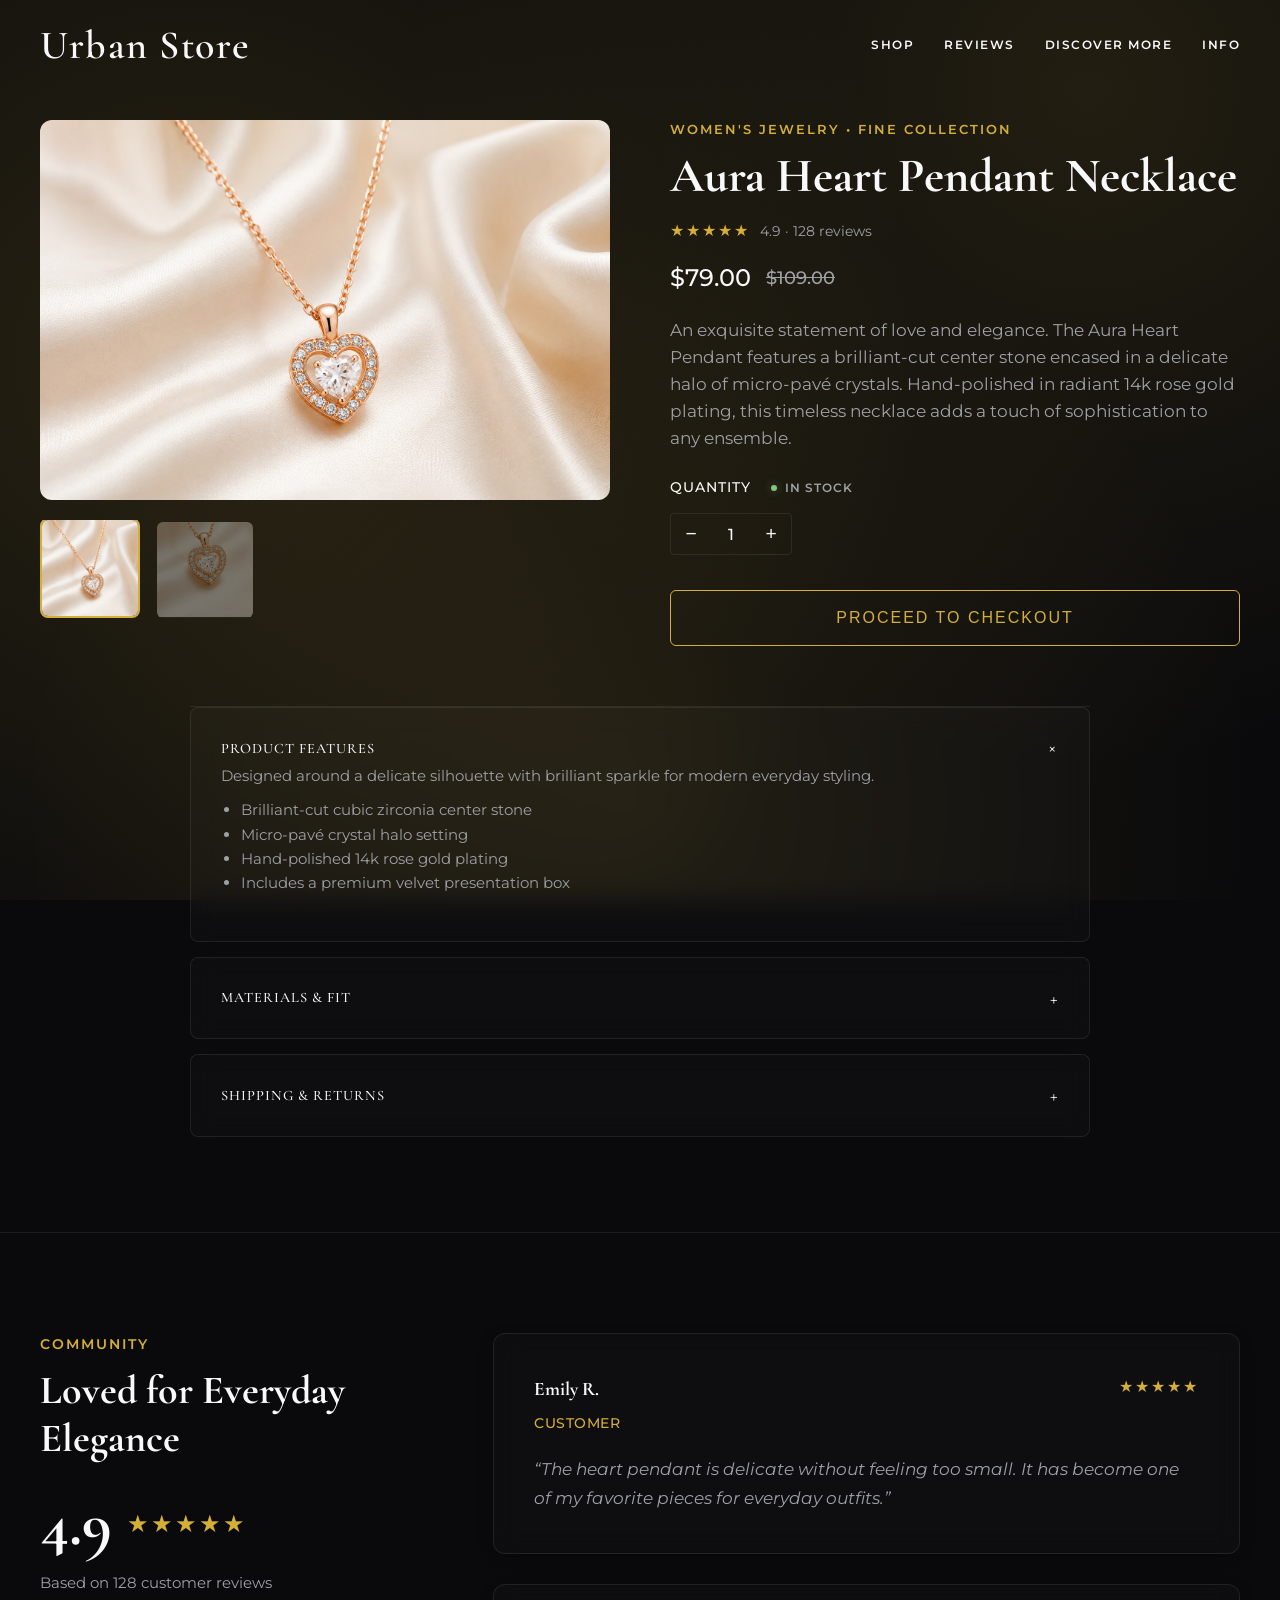
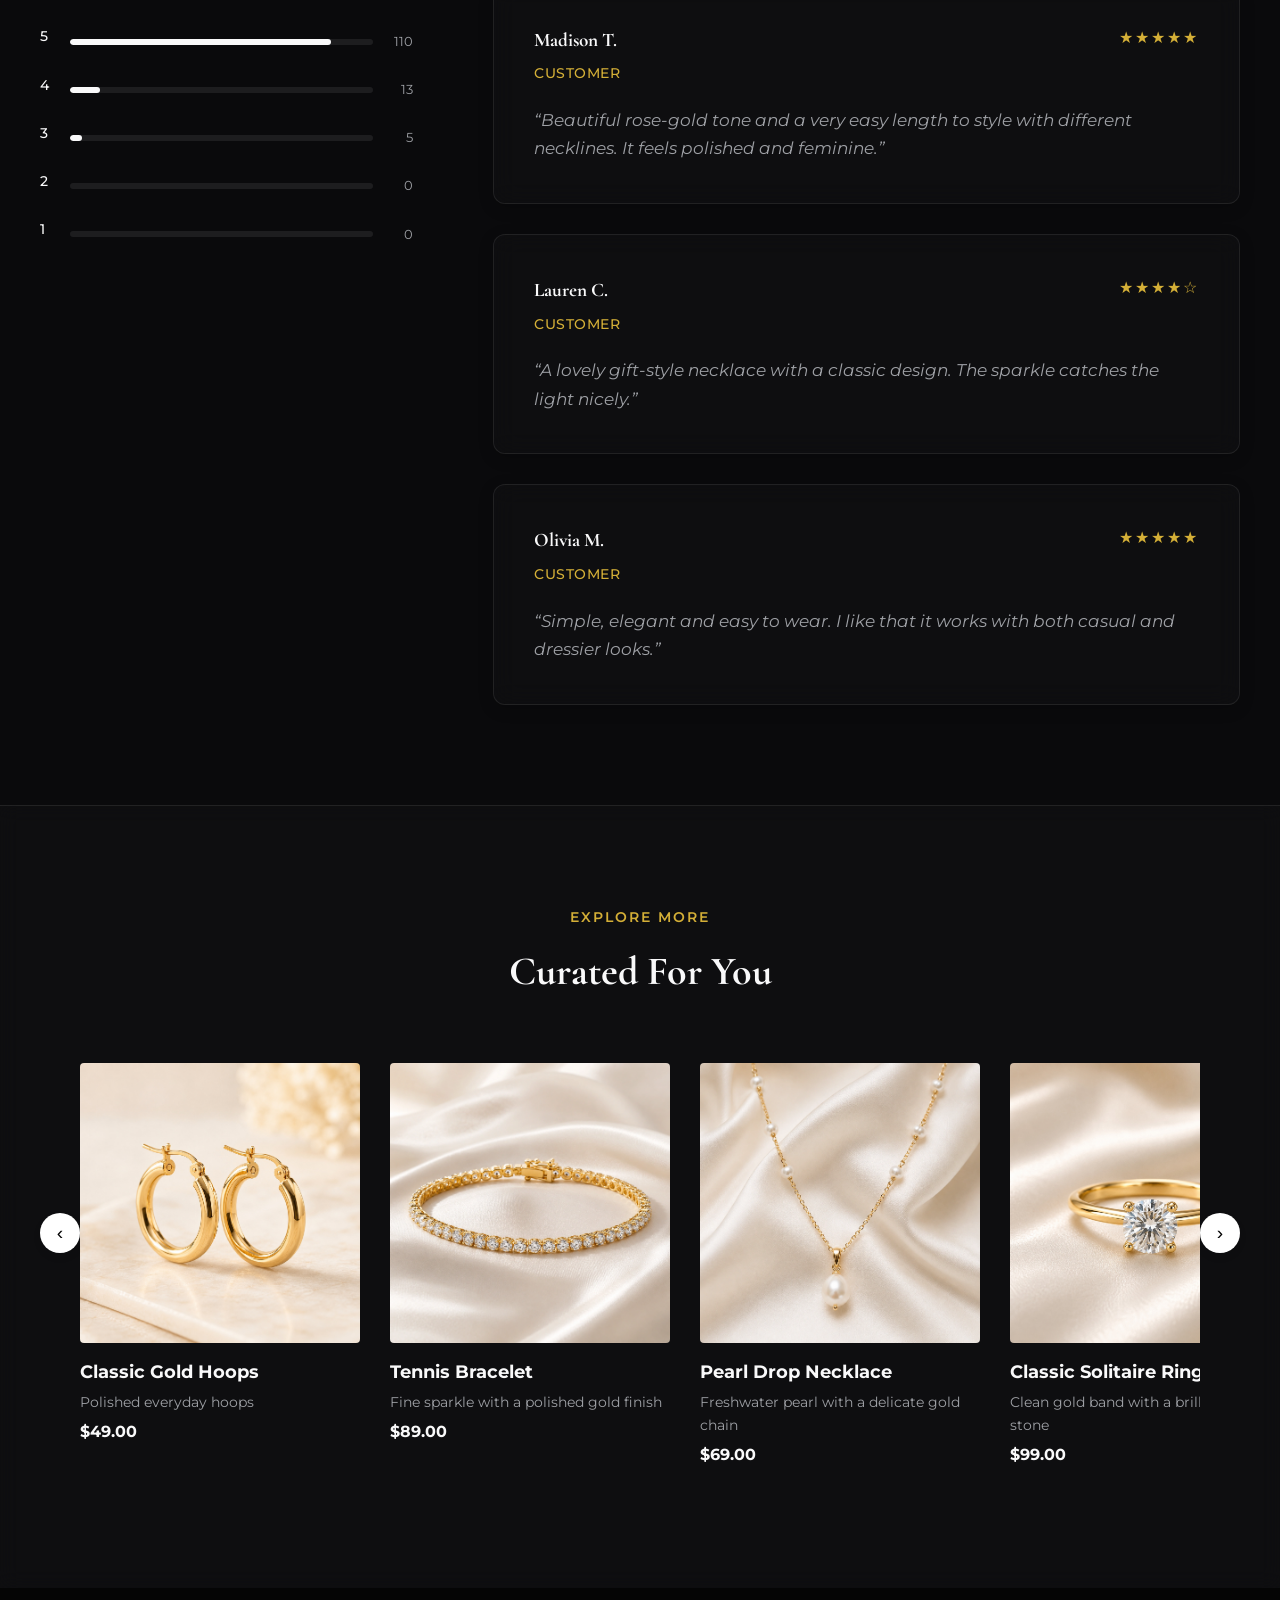
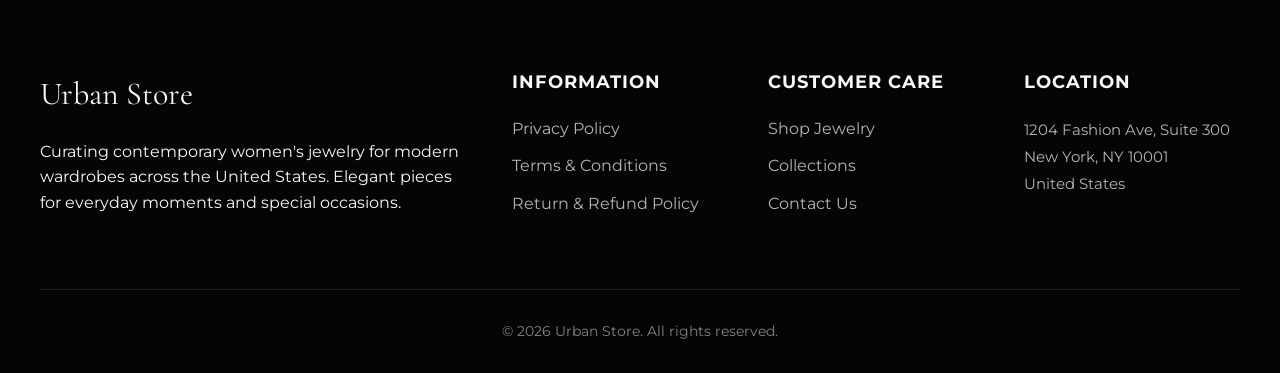
<file: index.html>
<!DOCTYPE html>
<html lang="en">
<head>
  <link rel="icon" href="data:image/svg+xml,<svg xmlns=%22http://www.w3.org/2000/svg%22 viewBox=%220 0 100 100%22><text y=%22.9em%22 font-size=%2290%22>💎</text></svg>">
  <meta charset="UTF-8">
  <meta name="viewport" content="width=device-width, initial-scale=1.0">
  <meta name="description" content="Urban Store — contemporary women's jewelry for modern US customers, including necklaces, earrings, bracelets and rings.">
  <title>Urban Store | Women's Jewelry</title>
  <link rel="preconnect" href="https://fonts.googleapis.com">
  <link rel="preconnect" href="https://fonts.gstatic.com" crossorigin>
  <link href="https://fonts.googleapis.com/css2?family=Montserrat:wght@300;400;500;600&family=Cormorant+Garamond:ital,wght@0,400;0,500;0,600;1,400;1,500&display=swap" rel="stylesheet">
  <link rel="stylesheet" href="assets/style.css">
</head>
<body>
  <header class="site-header">
    <button class="mobile-menu-btn" aria-label="Toggle menu">☰</button>
    <a class="logo" href="index.html">Urban Store</a>
    <nav>
      <a href="#product">Shop</a>
      <a href="#reviews">Reviews</a>
      <a href="#suggested">Discover More</a>
      <a href="#footer">Info</a>
    </nav>
  </header>

  <main>
    <section class="product-section" id="product">
      <div class="product-visuals">
        <div class="main-image-container">
          <img id="mainImage" src="assets/eternal-heart-necklace-main.jpg" alt="Eternal Heart Necklace">
        </div>
        <div class="product-thumbnails">
          <button class="thumbnail active"><img src="assets/eternal-heart-necklace-main.jpg" alt="Eternal Heart Necklace front view"></button>
          <button class="thumbnail"><img src="assets/eternal-heart-necklace-detail.jpg" alt="Eternal Heart Necklace detail view"></button>
          <button class="thumbnail" style="display: none;"><img src="assets/eternal-heart-necklace-alt.jpg" alt="Eternal Heart Necklace worn view"></button>
        </div>
      </div>

      <div class="product-details">
        <div class="eyebrow">Women's Jewelry • Fine Collection</div>
        <h1>Aura Heart Pendant Necklace</h1>
        <div class="rating"><span>★★★★★</span> <small>4.9 · 128 reviews</small></div>
        <div class="price">$79.00 <del>$109.00</del></div>
        <p class="description">An exquisite statement of love and elegance. The Aura Heart Pendant features a brilliant-cut center stone encased in a delicate halo of micro-pavé crystals. Hand-polished in radiant 14k rose gold plating, this timeless necklace adds a touch of sophistication to any ensemble.</p>
        <div class="option-group" style="display: none;">
          <strong>Finish: <span id="selectedColor">Rose Gold</span></strong>
          <div class="colors">
            <button class="color-btn color-tortoise active" data-color="Rose Gold" aria-label="Rose Gold"></button>
            <button class="color-btn color-black" data-color="Gold" aria-label="Gold"></button>
            <button class="color-btn color-champagne" data-color="Silver" aria-label="Silver"></button>
          </div>
        </div>

        <div class="option-group">
          <div class="quantity-header">
            <strong>Quantity</strong>
            <div class="stock-status in-stock"><span class="dot"></span> In Stock</div>
          </div>
          <div class="quantity-selector"><button id="minus">−</button><span id="qty">1</span><button id="plus">+</button></div>
        </div>

        <button class="checkout-btn" id="checkout">Proceed to Checkout</button>
      </div>
    </section>

    <section class="accordion-section reveal-on-scroll">
      <div class="accordion-container">
        <div class="accordion">
          <details class="accordion-item" open>
            <summary>Product Features <span class="icon">+</span></summary>
            <div class="accordion-content">
              <p>Designed around a delicate silhouette with brilliant sparkle for modern everyday styling.</p>
              <ul>
                <li>Brilliant-cut cubic zirconia center stone</li>
                <li>Micro-pavé crystal halo setting</li>
                <li>Hand-polished 14k rose gold plating</li>
                <li>Includes a premium velvet presentation box</li>
              </ul>
            </div>
          </details>
          <details class="accordion-item">
            <summary>Materials & Fit <span class="icon">+</span></summary>
            <div class="accordion-content">
              <p>A lightweight, comfortable necklace designed to sit perfectly at the neckline.</p>
              <ul>
                <li>Base metal: Premium jeweler's brass</li>
                <li>Plating: 14k Rose Gold</li>
                <li>Adjustable chain: 18" with a 2" extender (20" total)</li>
                <li>Lobster clasp closure for secure wear</li>
              </ul>
            </div>
          </details>
          <details class="accordion-item">
            <summary>Shipping & Returns <span class="icon">+</span></summary>
            <div class="accordion-content">
              <p>US shipping options and estimated delivery times are presented before a future purchase is completed.</p>
              <p>We offer a 30-day return window for eligible items in unused condition. <a href="returns.html" style="text-decoration:underline;color:var(--text-main);">View return policy</a>.</p>
            </div>
          </details>
        </div>
      </div>
    </section>

    <section class="reviews-section reveal-on-scroll" id="reviews">
      <div class="reviews-container">
        <div class="reviews-summary">
          <span>Community</span>
          <h2>Loved for Everyday Elegance</h2>
          <div class="rating-score">
            <strong>4.9</strong>
            <div class="large-stars">★★★★★</div>
            <p>Based on 128 customer reviews</p>
          </div>
          <div class="rating-bars">
            <div class="rating-row"><span>5</span><div class="bar-bg"><div class="bar-fill" style="width:86%"></div></div><small>110</small></div>
            <div class="rating-row"><span>4</span><div class="bar-bg"><div class="bar-fill" style="width:10%"></div></div><small>13</small></div>
            <div class="rating-row"><span>3</span><div class="bar-bg"><div class="bar-fill" style="width:4%"></div></div><small>5</small></div>
            <div class="rating-row"><span>2</span><div class="bar-bg"><div class="bar-fill" style="width:0%"></div></div><small>0</small></div>
            <div class="rating-row"><span>1</span><div class="bar-bg"><div class="bar-fill" style="width:0%"></div></div><small>0</small></div>
          </div>
        </div>

        <div class="review-list">
          <article class="review-card"><div class="review-top"><div class="review-author-info"><strong>Emily R.</strong><small>Customer</small></div><div class="review-stars">★★★★★</div></div><p class="review-text">“The heart pendant is delicate without feeling too small. It has become one of my favorite pieces for everyday outfits.”</p></article>
          <article class="review-card"><div class="review-top"><div class="review-author-info"><strong>Madison T.</strong><small>Customer</small></div><div class="review-stars">★★★★★</div></div><p class="review-text">“Beautiful rose-gold tone and a very easy length to style with different necklines. It feels polished and feminine.”</p></article>
          <article class="review-card"><div class="review-top"><div class="review-author-info"><strong>Lauren C.</strong><small>Customer</small></div><div class="review-stars">★★★★☆</div></div><p class="review-text">“A lovely gift-style necklace with a classic design. The sparkle catches the light nicely.”</p></article>
          <article class="review-card"><div class="review-top"><div class="review-author-info"><strong>Olivia M.</strong><small>Customer</small></div><div class="review-stars">★★★★★</div></div><p class="review-text">“Simple, elegant and easy to wear. I like that it works with both casual and dressier looks.”</p></article>
        </div>
      </div>
    </section>

    <section class="suggested reveal-on-scroll" id="suggested">
      <div class="section-heading"><span>Explore More</span><h2>Curated For You</h2></div>
      <div class="slider-wrap">
        <button class="slider-btn prev" id="prev">‹</button>
        <div class="slider" id="slider">
          <article class="slide"><img src="assets/classic-gold-hoops.jpg" alt="Classic Gold Hoops"><div><h3>Classic Gold Hoops</h3><p>Polished everyday hoops</p><b>$49.00</b></div></article>
          <article class="slide"><img src="assets/tennis-bracelet.webp" alt="Tennis Bracelet"><div><h3>Tennis Bracelet</h3><p>Fine sparkle with a polished gold finish</p><b>$89.00</b></div></article>
          <article class="slide"><img src="assets/pearl-drop-necklace.webp" alt="Pearl Drop Necklace"><div><h3>Pearl Drop Necklace</h3><p>Freshwater pearl with a delicate gold chain</p><b>$69.00</b></div></article>
          <article class="slide"><img src="assets/solitaire-ring.jpg" alt="Classic Solitaire Ring"><div><h3>Classic Solitaire Ring</h3><p>Clean gold band with a brilliant center stone</p><b>$99.00</b></div></article>
          <article class="slide"><img src="assets/chain-bracelet.jpg" alt="Dainty Gold Chain Bracelet"><div><h3>Dainty Gold Chain Bracelet</h3><p>Polished gold links for everyday styling</p><b>$59.00</b></div></article>
        </div>
        <button class="slider-btn next" id="next">›</button>
      </div>
    </section>
  </main>

  <footer id="footer">
    <div class="footer-grid">
      <div><div class="footer-logo">Urban Store</div><p>Curating contemporary women's jewelry for modern wardrobes across the United States. Elegant pieces for everyday moments and special occasions.</p></div>
      <div><h4>Information</h4><a href="privacy.html">Privacy Policy</a><a href="terms.html">Terms & Conditions</a><a href="returns.html">Return & Refund Policy</a></div>
      <div><h4>Customer Care</h4><a href="#product">Shop Jewelry</a><a href="#suggested">Collections</a><button class="footer-contact" id="contactOpen">Contact Us</button></div>
      <div><h4>Location</h4><p style="color: rgba(255,255,255,0.7); line-height: 1.8; margin: 0; font-size: 0.95rem;">1204 Fashion Ave, Suite 300<br>New York, NY 10001<br>United States</p></div>
    </div>
    <div class="copyright">© 2026 Urban Store. All rights reserved.</div>
  </footer>

  <div class="modal" id="contactModal">
    <div class="modal-card contact-modal-card">
      <button class="modal-x" id="contactClose" aria-label="Close">×</button>
      <div id="contactFormView">
        <div class="contact-header-text"><div class="contact-title-row"><div class="modal-icon">✉</div><h2>Get in Touch</h2></div><p>Have a question about jewelry, styling or your order? We're here to help.</p></div>
        <div class="contact-split">
          <div class="contact-info"><h3>Urban Store</h3><p>1204 Fashion Ave, Suite 300<br>New York, NY 10001<br>United States</p><h3>Contact</h3><p>Email: hello@urbanstore.com</p><h3>Hours</h3><p>Mon - Sat: 10:00 AM - 8:00 PM<br>Sunday: 12:00 PM - 6:00 PM</p></div>
          <div class="contact-form-col"><form id="contactForm" novalidate>
            <label>Full Name <span>*</span></label><input type="text" id="contactName" placeholder="Your full name" required><div class="field-error" id="nameError"></div>
            <label>Email Address <span>*</span></label><input type="email" id="contactEmail" placeholder="you@example.com" required><div class="field-error" id="emailError"></div>
            <label>Subject <span>*</span></label><input type="text" id="contactSubject" placeholder="How can we help?" required><div class="field-error" id="subjectError"></div>
            <label>Message <span>*</span></label><textarea id="contactMessage" rows="4" placeholder="Write your message..." required></textarea><div class="field-error" id="messageError"></div>
            <button type="submit" class="modal-action" style="width:100%">Send Message</button>
          </form></div>
        </div>
      </div>
      <div class="contact-success" id="contactSuccess"><div class="modal-icon">✓</div><h2>Message Sent Successfully!</h2><p>Thank you for reaching out to Urban Store. Our customer support team will reply shortly.</p><button class="modal-action" id="successClose">Close</button></div>
    </div>
  </div>

  <div class="modal" id="modal"><div class="modal-card"><div class="modal-icon">💎</div><h2>Checkout Unavailable</h2><p>Our secure checkout is undergoing scheduled maintenance and is currently unavailable. Please check back later to complete your purchase.</p><button class="modal-action" id="closeModal">Close</button></div></div>
  <script src="assets/script.js"></script>
  <!-- Google tag (gtag.js) -->
<script async src="https://www.googletagmanager.com/gtag/js?id=G-SW7BF1HXZR"></script>
<script>
  window.dataLayer = window.dataLayer || [];
  function gtag(){dataLayer.push(arguments);}
  gtag('js', new Date());

  gtag('config', 'G-SW7BF1HXZR');
</script>
</body>
</html>
</file>
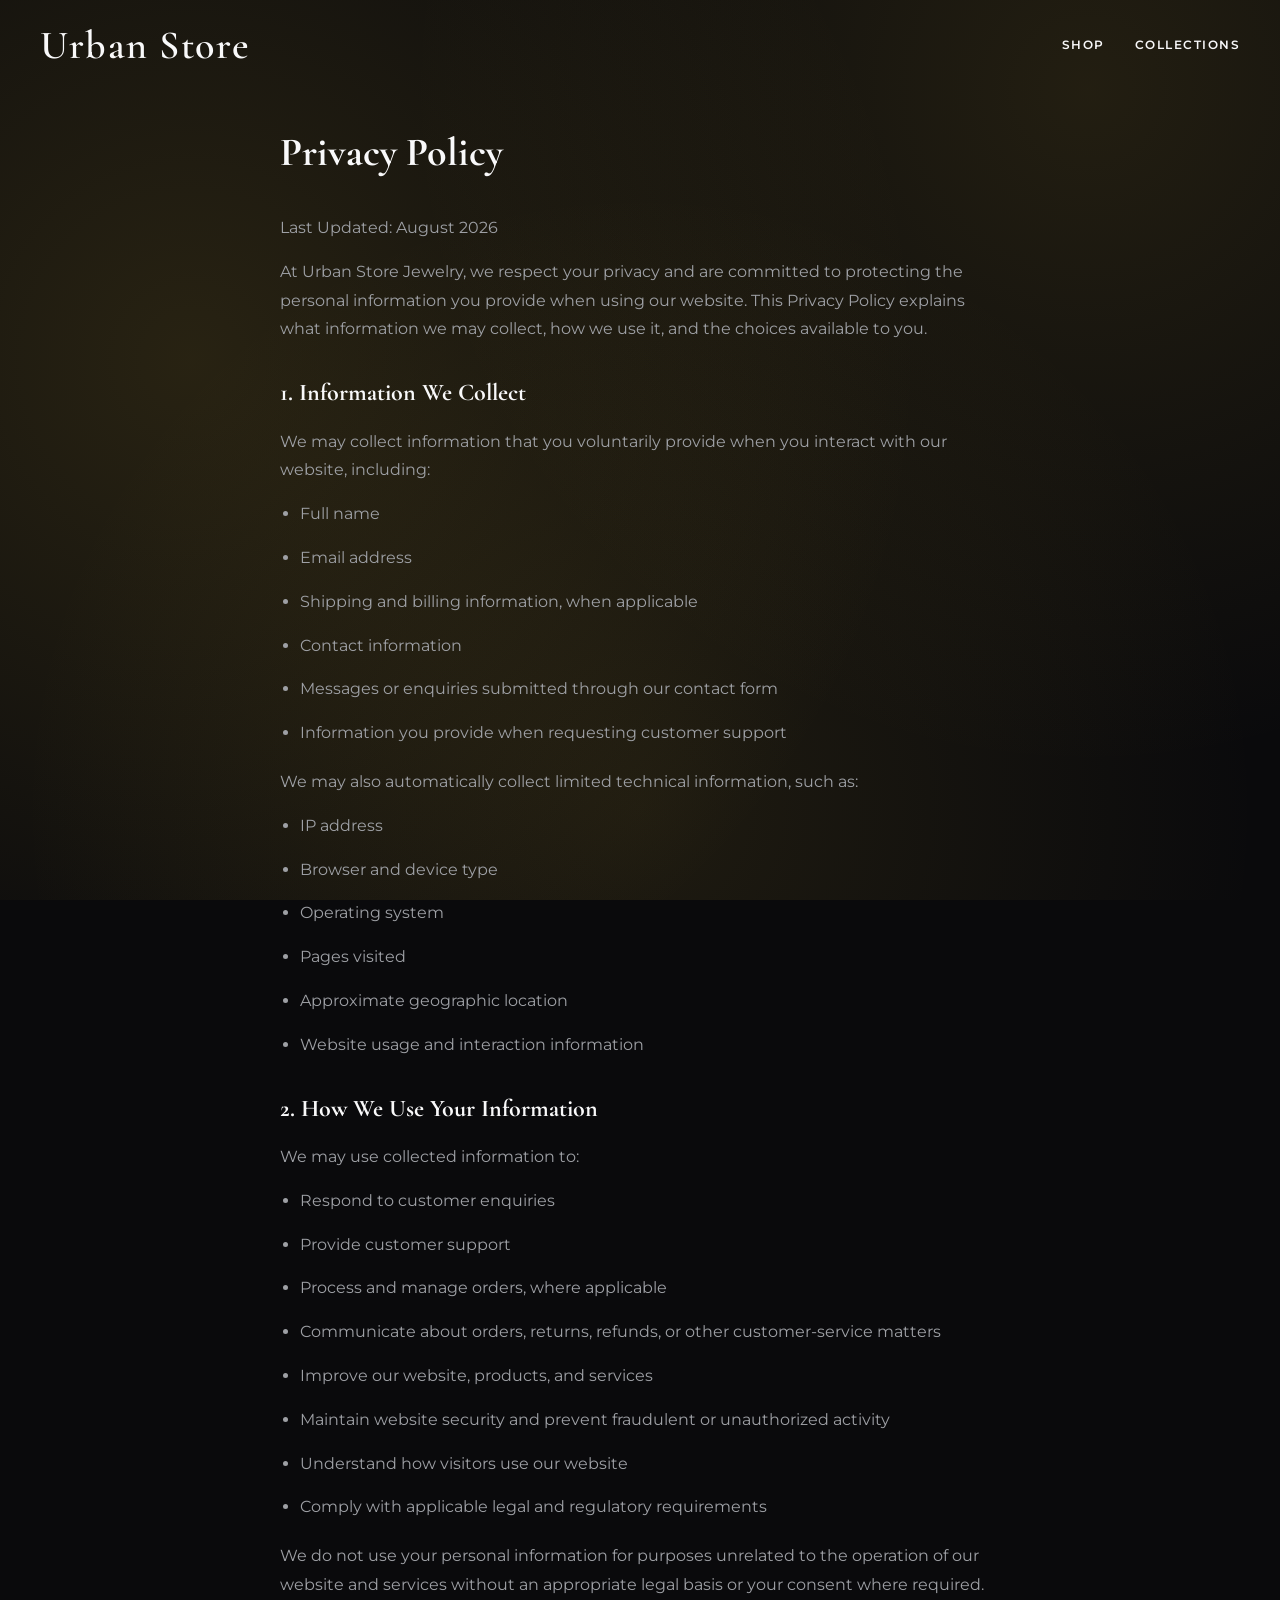
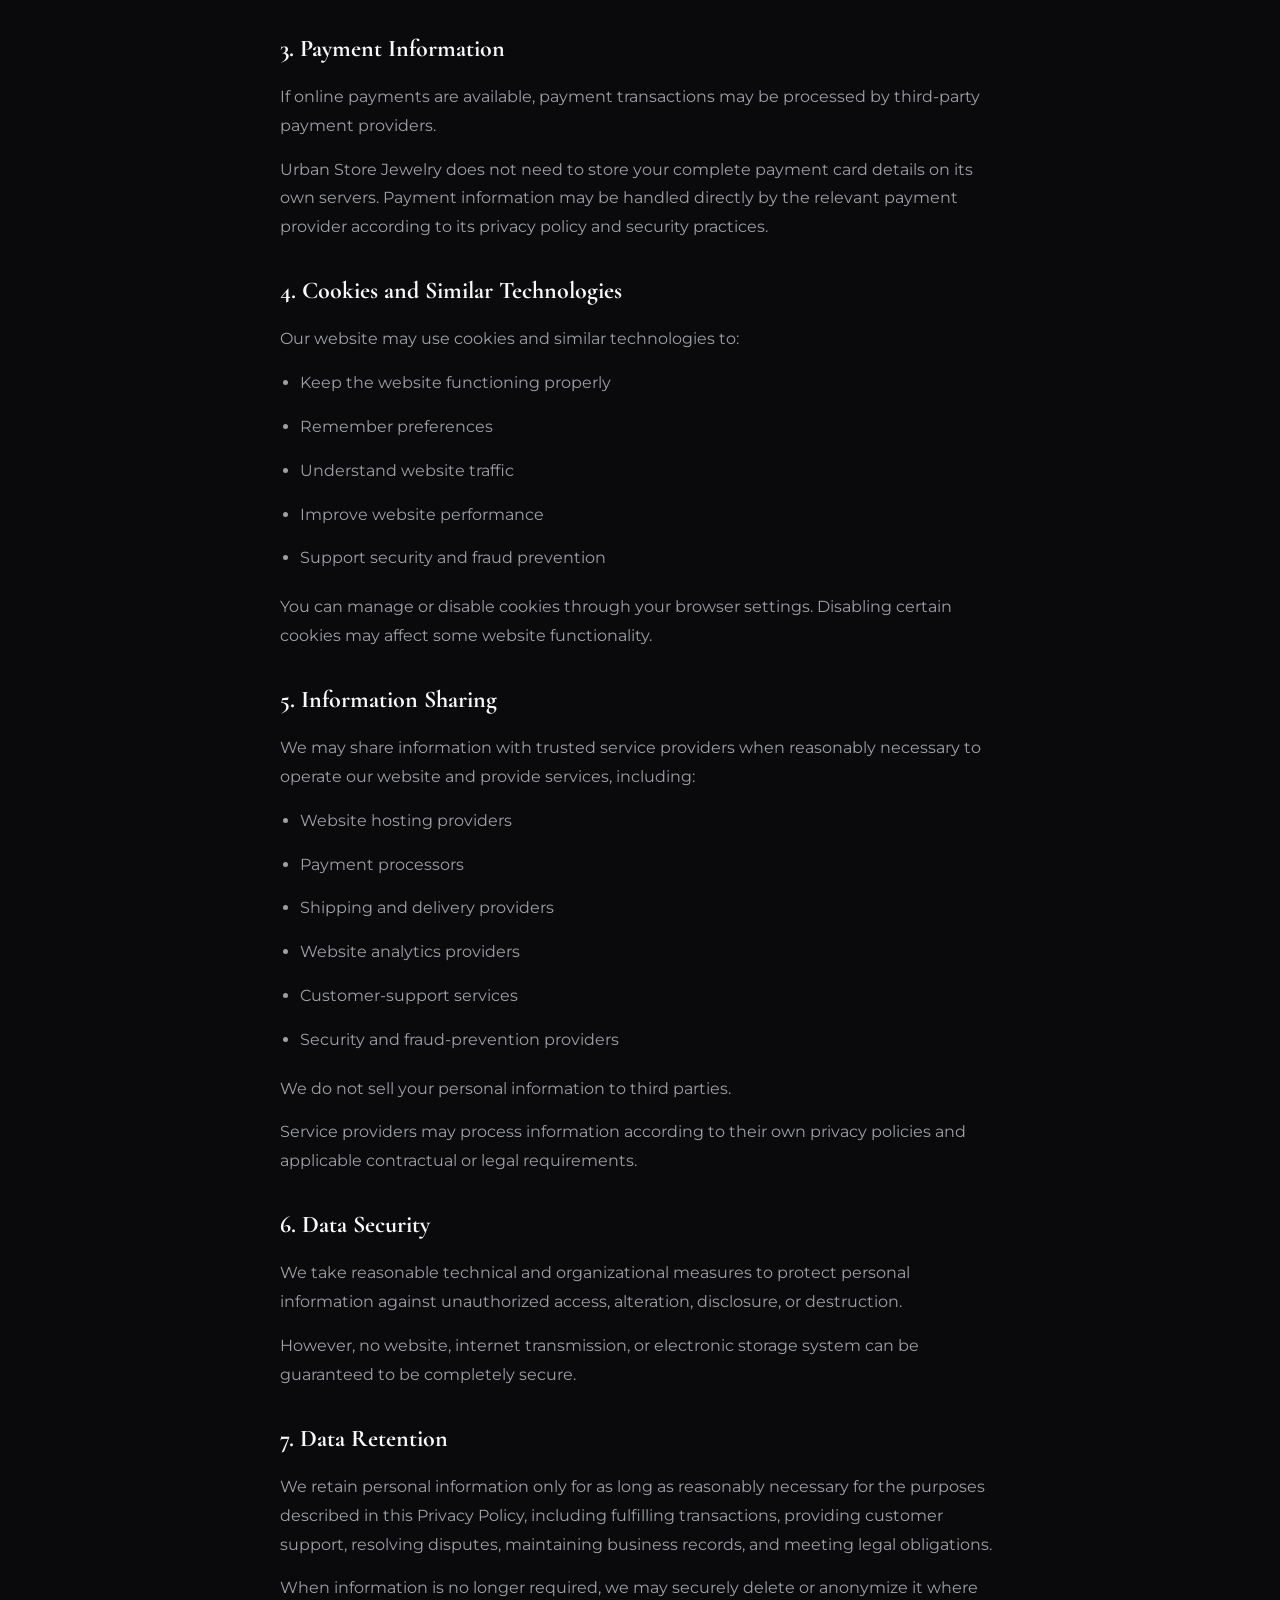
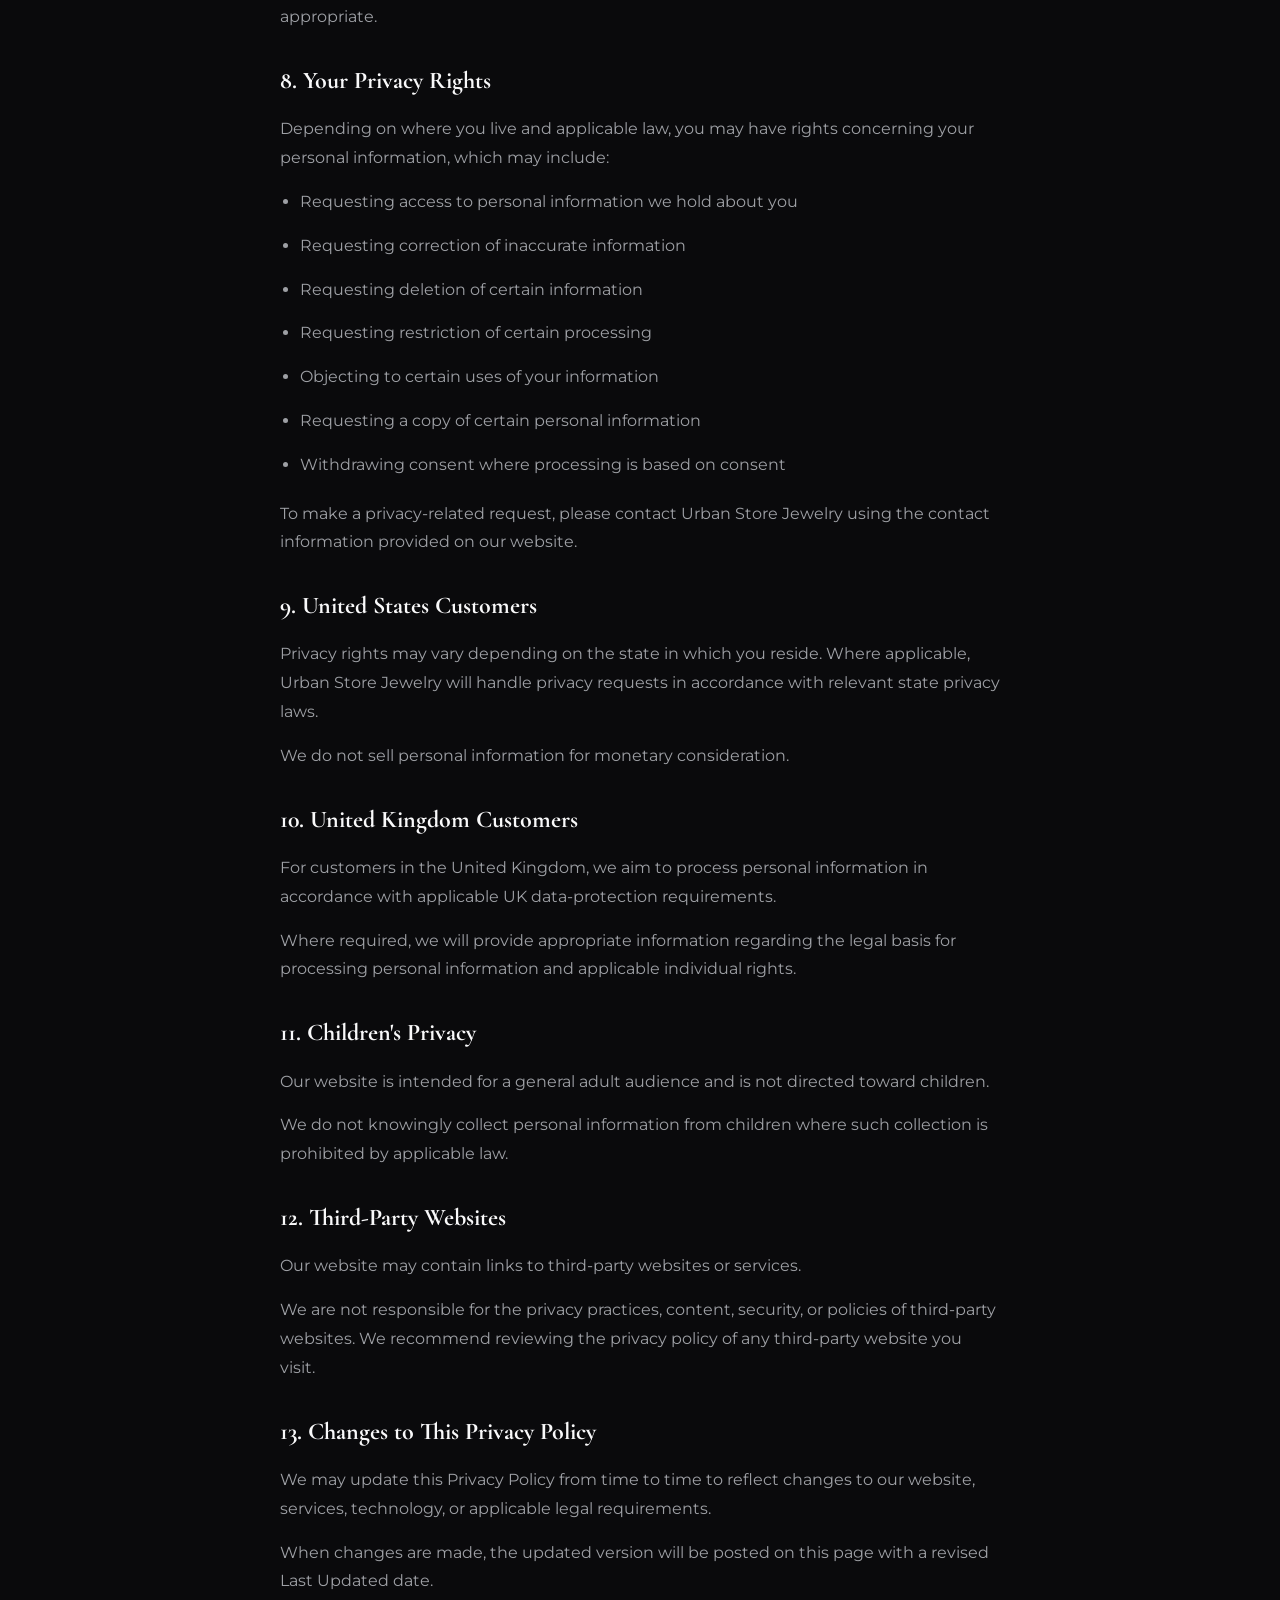
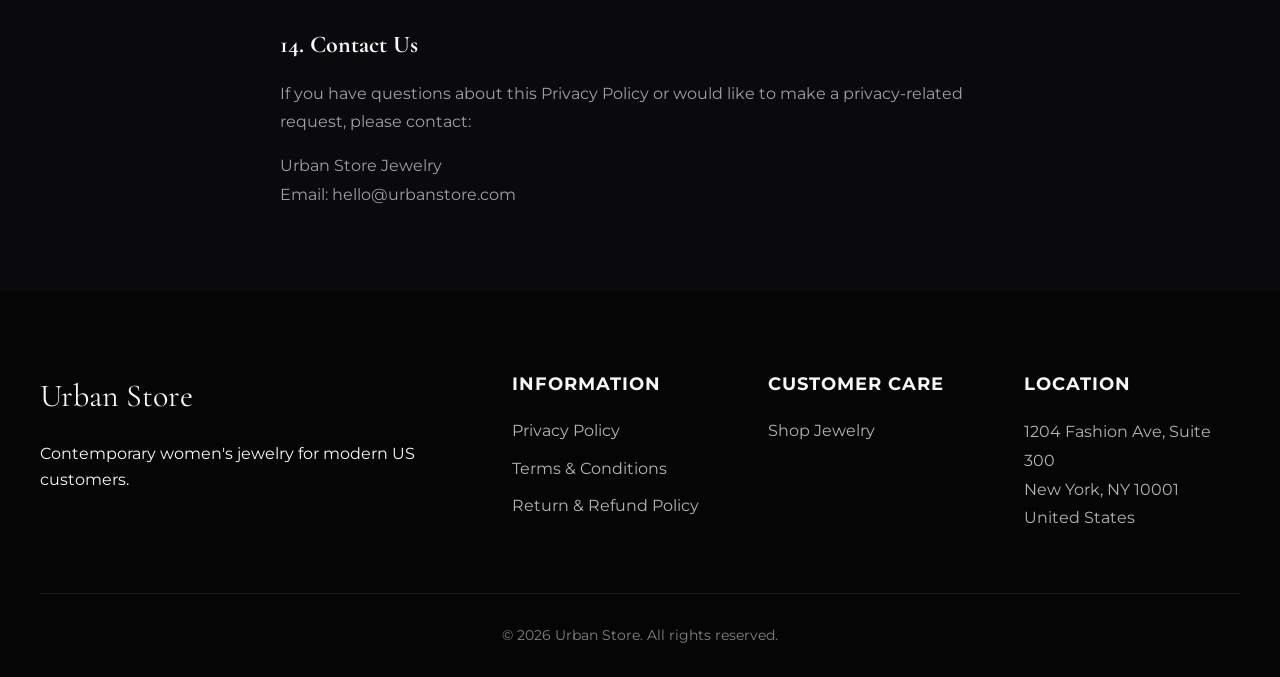
<file: privacy.html>
<!DOCTYPE html><html lang="en"><head><link rel="icon" href="data:image/svg+xml,<svg xmlns=%22http://www.w3.org/2000/svg%22 viewBox=%220 0 100 100%22><text y=%22.9em%22 font-size=%2290%22>💎</text></svg>"><meta charset="UTF-8"><meta name="viewport" content="width=device-width, initial-scale=1.0"><meta name="description" content="Urban Store Women's Jewelry Privacy Policy"><title>Privacy Policy | Urban Store</title><link rel="preconnect" href="https://fonts.googleapis.com"><link rel="preconnect" href="https://fonts.gstatic.com" crossorigin><link href="https://fonts.googleapis.com/css2?family=Montserrat:wght@300;400;500;600&family=Cormorant+Garamond:ital,wght@0,400;0,500;0,600;1,400;1,500&display=swap" rel="stylesheet"><link rel="stylesheet" href="assets/style.css"><style>.legal-content{max-width:800px;margin:120px auto 80px;padding:0 40px}.legal-content h1{font-family:var(--font-heading);margin-bottom:30px;font-size:2.5rem}.legal-content h2{font-family:var(--font-heading);margin:30px 0 15px;font-size:1.5rem}.legal-content p,.legal-content li{color:var(--text-light);margin-bottom:15px;line-height:1.8}.legal-content ul{padding-left:20px;margin-bottom:20px}</style></head><body><header class="site-header"><a class="logo" href="index.html">Urban Store</a><nav><a href="index.html#product">Shop</a><a href="index.html#suggested">Collections</a></nav></header><main class="legal-content"><h1>Privacy Policy</h1><p>Last Updated: August 2026</p><p>At Urban Store Jewelry, we respect your privacy and are committed to protecting the personal information you provide when using our website. This Privacy Policy explains what information we may collect, how we use it, and the choices available to you.</p><h2>1. Information We Collect</h2><p>We may collect information that you voluntarily provide when you interact with our website, including:</p><ul><li>Full name</li><li>Email address</li><li>Shipping and billing information, when applicable</li><li>Contact information</li><li>Messages or enquiries submitted through our contact form</li><li>Information you provide when requesting customer support</li></ul><p>We may also automatically collect limited technical information, such as:</p><ul><li>IP address</li><li>Browser and device type</li><li>Operating system</li><li>Pages visited</li><li>Approximate geographic location</li><li>Website usage and interaction information</li></ul><h2>2. How We Use Your Information</h2><p>We may use collected information to:</p><ul><li>Respond to customer enquiries</li><li>Provide customer support</li><li>Process and manage orders, where applicable</li><li>Communicate about orders, returns, refunds, or other customer-service matters</li><li>Improve our website, products, and services</li><li>Maintain website security and prevent fraudulent or unauthorized activity</li><li>Understand how visitors use our website</li><li>Comply with applicable legal and regulatory requirements</li></ul><p>We do not use your personal information for purposes unrelated to the operation of our website and services without an appropriate legal basis or your consent where required.</p><h2>3. Payment Information</h2><p>If online payments are available, payment transactions may be processed by third-party payment providers.</p><p>Urban Store Jewelry does not need to store your complete payment card details on its own servers. Payment information may be handled directly by the relevant payment provider according to its privacy policy and security practices.</p><h2>4. Cookies and Similar Technologies</h2><p>Our website may use cookies and similar technologies to:</p><ul><li>Keep the website functioning properly</li><li>Remember preferences</li><li>Understand website traffic</li><li>Improve website performance</li><li>Support security and fraud prevention</li></ul><p>You can manage or disable cookies through your browser settings. Disabling certain cookies may affect some website functionality.</p><h2>5. Information Sharing</h2><p>We may share information with trusted service providers when reasonably necessary to operate our website and provide services, including:</p><ul><li>Website hosting providers</li><li>Payment processors</li><li>Shipping and delivery providers</li><li>Website analytics providers</li><li>Customer-support services</li><li>Security and fraud-prevention providers</li></ul><p>We do not sell your personal information to third parties.</p><p>Service providers may process information according to their own privacy policies and applicable contractual or legal requirements.</p><h2>6. Data Security</h2><p>We take reasonable technical and organizational measures to protect personal information against unauthorized access, alteration, disclosure, or destruction.</p><p>However, no website, internet transmission, or electronic storage system can be guaranteed to be completely secure.</p><h2>7. Data Retention</h2><p>We retain personal information only for as long as reasonably necessary for the purposes described in this Privacy Policy, including fulfilling transactions, providing customer support, resolving disputes, maintaining business records, and meeting legal obligations.</p><p>When information is no longer required, we may securely delete or anonymize it where appropriate.</p><h2>8. Your Privacy Rights</h2><p>Depending on where you live and applicable law, you may have rights concerning your personal information, which may include:</p><ul><li>Requesting access to personal information we hold about you</li><li>Requesting correction of inaccurate information</li><li>Requesting deletion of certain information</li><li>Requesting restriction of certain processing</li><li>Objecting to certain uses of your information</li><li>Requesting a copy of certain personal information</li><li>Withdrawing consent where processing is based on consent</li></ul><p>To make a privacy-related request, please contact Urban Store Jewelry using the contact information provided on our website.</p><h2>9. United States Customers</h2><p>Privacy rights may vary depending on the state in which you reside. Where applicable, Urban Store Jewelry will handle privacy requests in accordance with relevant state privacy laws.</p><p>We do not sell personal information for monetary consideration.</p><h2>10. United Kingdom Customers</h2><p>For customers in the United Kingdom, we aim to process personal information in accordance with applicable UK data-protection requirements.</p><p>Where required, we will provide appropriate information regarding the legal basis for processing personal information and applicable individual rights.</p><h2>11. Children's Privacy</h2><p>Our website is intended for a general adult audience and is not directed toward children.</p><p>We do not knowingly collect personal information from children where such collection is prohibited by applicable law.</p><h2>12. Third-Party Websites</h2><p>Our website may contain links to third-party websites or services.</p><p>We are not responsible for the privacy practices, content, security, or policies of third-party websites. We recommend reviewing the privacy policy of any third-party website you visit.</p><h2>13. Changes to This Privacy Policy</h2><p>We may update this Privacy Policy from time to time to reflect changes to our website, services, technology, or applicable legal requirements.</p><p>When changes are made, the updated version will be posted on this page with a revised Last Updated date.</p><h2>14. Contact Us</h2><p>If you have questions about this Privacy Policy or would like to make a privacy-related request, please contact:</p><p>Urban Store Jewelry<br>Email: hello@urbanstore.com</p></main><footer id="footer"><div class="footer-grid"><div><div class="footer-logo">Urban Store</div><p>Contemporary women's jewelry for modern US customers.</p></div><div><h4>Information</h4><a href="privacy.html">Privacy Policy</a><a href="terms.html">Terms & Conditions</a><a href="returns.html">Return & Refund Policy</a></div><div><h4>Customer Care</h4><a href="index.html#product">Shop Jewelry</a></div><div><h4>Location</h4><p style="color:rgba(255,255,255,.7);line-height:1.8">1204 Fashion Ave, Suite 300<br>New York, NY 10001<br>United States</p></div></div><div class="copyright">© 2026 Urban Store. All rights reserved.</div></footer><script src="assets/script.js"></script></body></html>
</file>
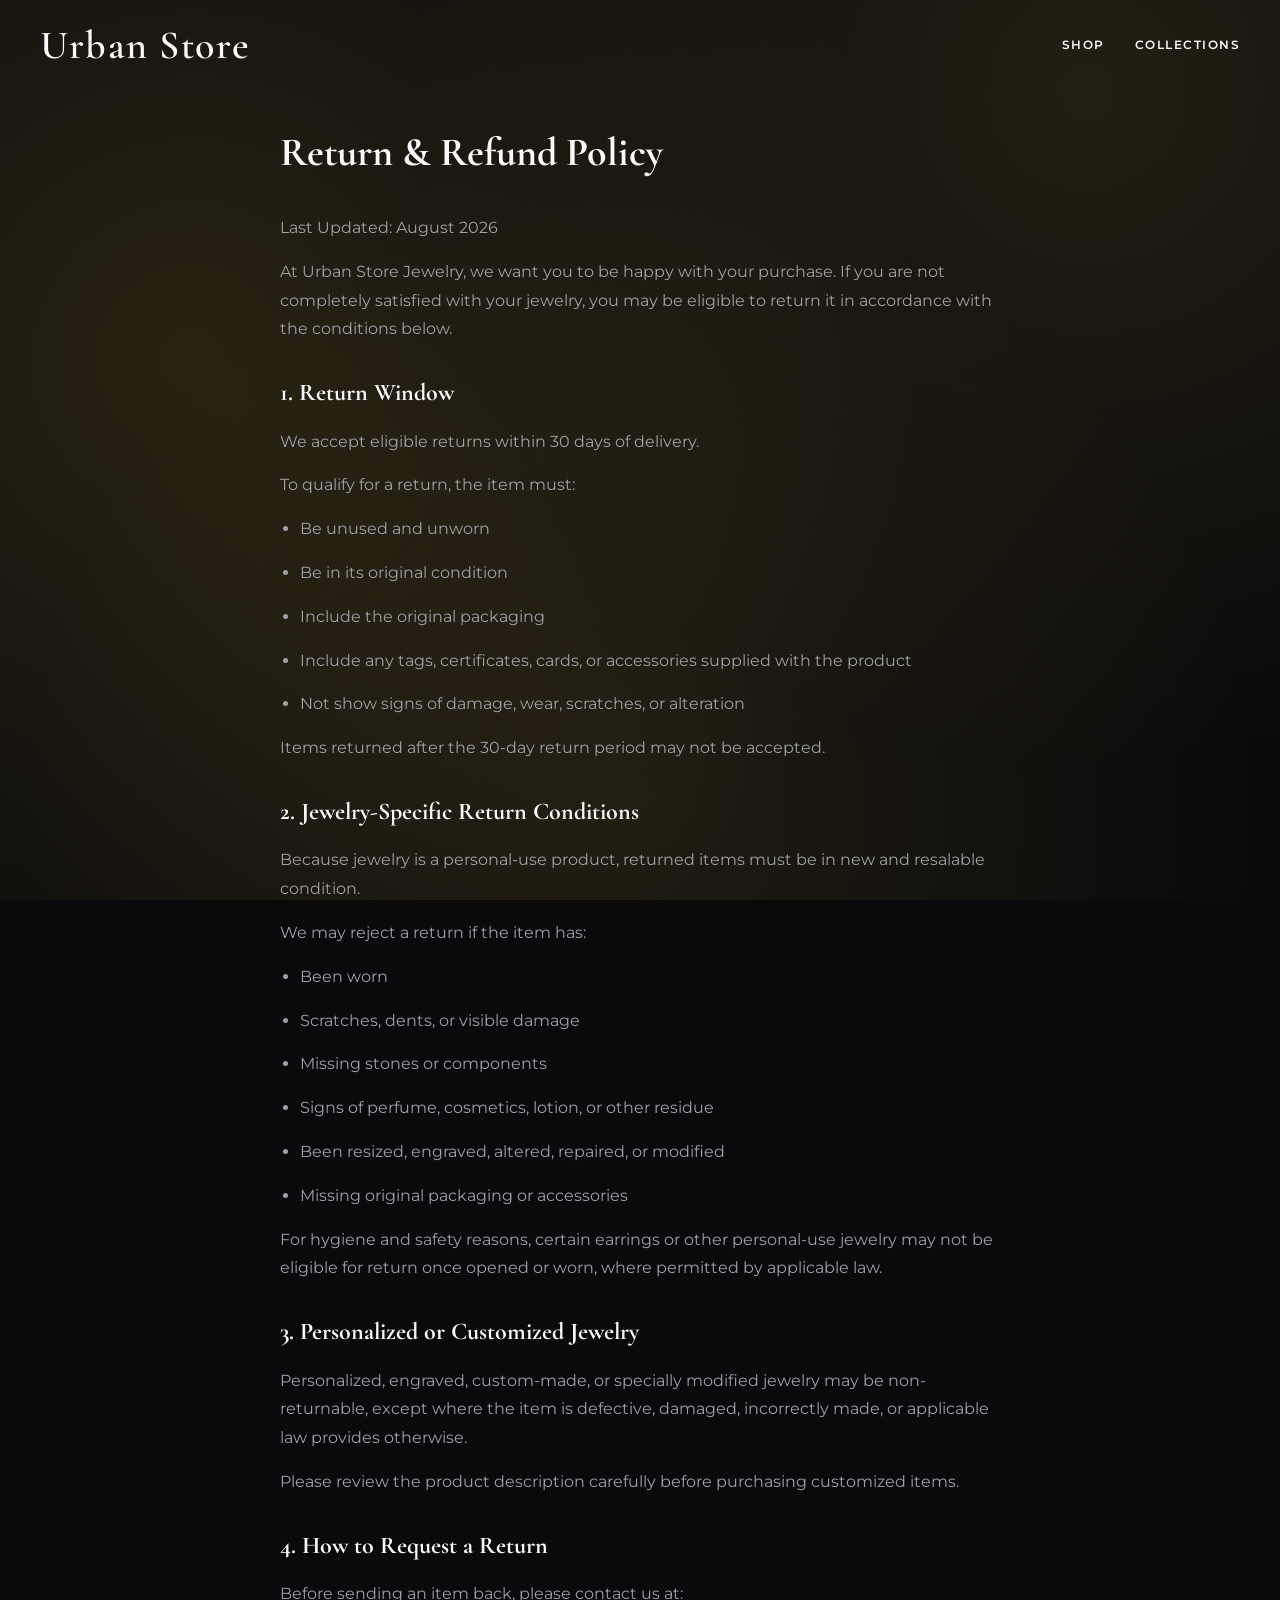
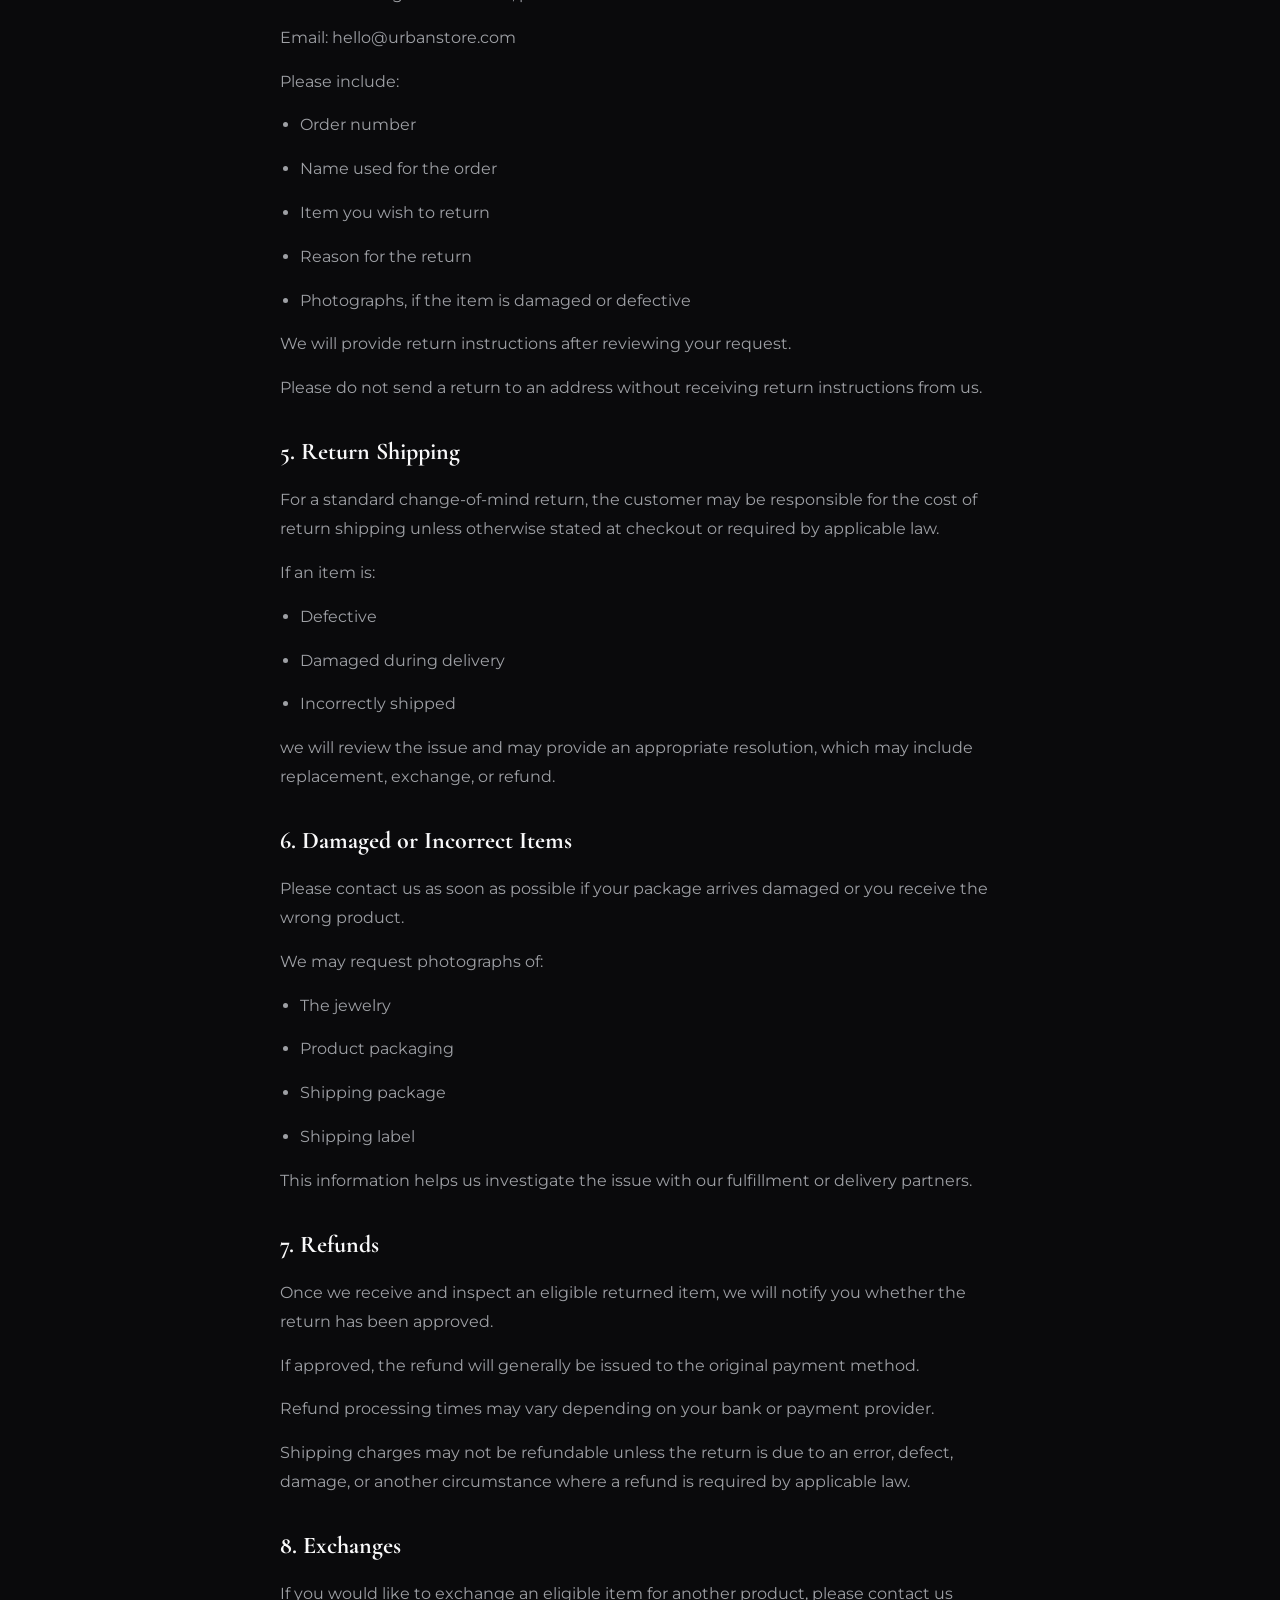
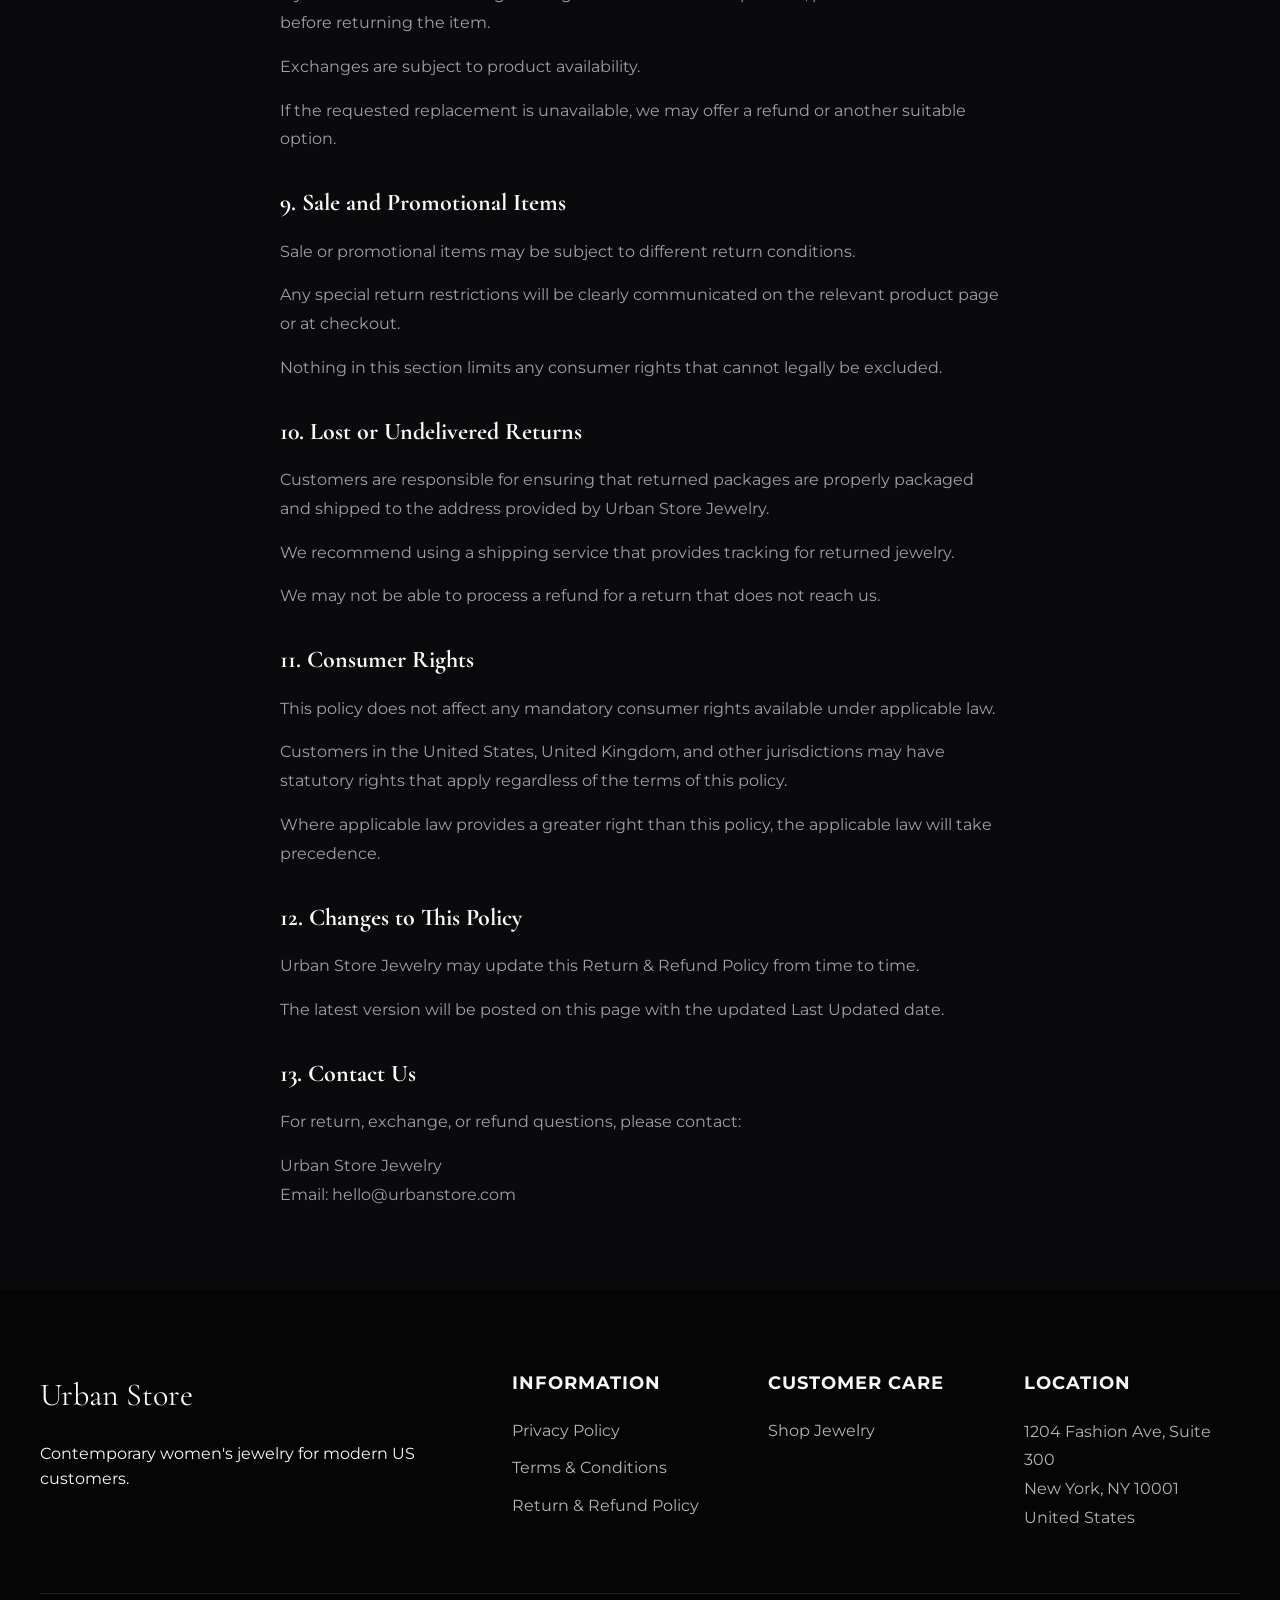
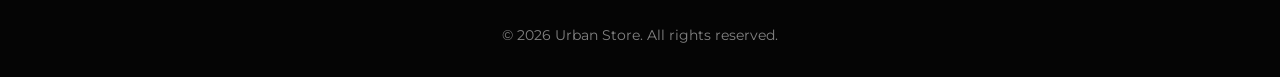
<file: returns.html>
<!DOCTYPE html>
<html lang="en">

<head>
    <link rel="icon"
        href="data:image/svg+xml,<svg xmlns=%22http://www.w3.org/2000/svg%22 viewBox=%220 0 100 100%22><text y=%22.9em%22 font-size=%2290%22>💎</text></svg>">
    <meta charset="UTF-8">
    <meta name="viewport" content="width=device-width, initial-scale=1.0">
    <title>Return & Refund Policy | Urban Store</title>
    <link rel="preconnect" href="https://fonts.googleapis.com">
    <link rel="preconnect" href="https://fonts.gstatic.com" crossorigin>
    <link
        href="https://fonts.googleapis.com/css2?family=Montserrat:wght@300;400;500;600&family=Cormorant+Garamond:ital,wght@0,400;0,500;0,600;1,400;1,500&display=swap"
        rel="stylesheet">
    <link rel="stylesheet" href="assets/style.css">
    <style>
        .legal-content {
            max-width: 800px;
            margin: 120px auto 80px;
            padding: 0 40px
        }

        .legal-content h1 {
            font-family: var(--font-heading);
            margin-bottom: 30px;
            font-size: 2.5rem
        }

        .legal-content h2 {
            font-family: var(--font-heading);
            margin: 30px 0 15px;
            font-size: 1.5rem
        }

        .legal-content p,
        .legal-content li {
            color: var(--text-light);
            margin-bottom: 15px;
            line-height: 1.8
        }

        .legal-content ul {
            padding-left: 20px
        }
    </style>
</head>

<body>
    <header class="site-header"><a class="logo" href="index.html">Urban Store</a>
        <nav><a href="index.html#product">Shop</a><a href="index.html#suggested">Collections</a></nav>
    </header>
    <main class="legal-content">
        <h1>Return & Refund Policy</h1>
        <p>Last Updated: August 2026</p>
        <p>At Urban Store Jewelry, we want you to be happy with your purchase. If you are not completely satisfied with
            your jewelry, you may be eligible to return it in accordance with the conditions below.</p>
        <h2>1. Return Window</h2>
        <p>We accept eligible returns within 30 days of delivery.</p>
        <p>To qualify for a return, the item must:</p>
        <ul>
            <li>Be unused and unworn</li>
            <li>Be in its original condition</li>
            <li>Include the original packaging</li>
            <li>Include any tags, certificates, cards, or accessories supplied with the product</li>
            <li>Not show signs of damage, wear, scratches, or alteration</li>
        </ul>
        <p>Items returned after the 30-day return period may not be accepted.</p>
        <h2>2. Jewelry-Specific Return Conditions</h2>
        <p>Because jewelry is a personal-use product, returned items must be in new and resalable condition.</p>
        <p>We may reject a return if the item has:</p>
        <ul>
            <li>Been worn</li>
            <li>Scratches, dents, or visible damage</li>
            <li>Missing stones or components</li>
            <li>Signs of perfume, cosmetics, lotion, or other residue</li>
            <li>Been resized, engraved, altered, repaired, or modified</li>
            <li>Missing original packaging or accessories</li>
        </ul>
        <p>For hygiene and safety reasons, certain earrings or other personal-use jewelry may not be eligible for return
            once opened or worn, where permitted by applicable law.</p>
        <h2>3. Personalized or Customized Jewelry</h2>
        <p>Personalized, engraved, custom-made, or specially modified jewelry may be non-returnable, except where the
            item is defective, damaged, incorrectly made, or applicable law provides otherwise.</p>
        <p>Please review the product description carefully before purchasing customized items.</p>
        <h2>4. How to Request a Return</h2>
        <p>Before sending an item back, please contact us at:</p>
        <p>Email: hello@urbanstore.com</p>
        <p>Please include:</p>
        <ul>
            <li>Order number</li>
            <li>Name used for the order</li>
            <li>Item you wish to return</li>
            <li>Reason for the return</li>
            <li>Photographs, if the item is damaged or defective</li>
        </ul>
        <p>We will provide return instructions after reviewing your request.</p>
        <p>Please do not send a return to an address without receiving return instructions from us.</p>
        <h2>5. Return Shipping</h2>
        <p>For a standard change-of-mind return, the customer may be responsible for the cost of return shipping unless
            otherwise stated at checkout or required by applicable law.</p>
        <p>If an item is:</p>
        <ul>
            <li>Defective</li>
            <li>Damaged during delivery</li>
            <li>Incorrectly shipped</li>
        </ul>
        <p>we will review the issue and may provide an appropriate resolution, which may include replacement, exchange,
            or refund.</p>
        <h2>6. Damaged or Incorrect Items</h2>
        <p>Please contact us as soon as possible if your package arrives damaged or you receive the wrong product.</p>
        <p>We may request photographs of:</p>
        <ul>
            <li>The jewelry</li>
            <li>Product packaging</li>
            <li>Shipping package</li>
            <li>Shipping label</li>
        </ul>
        <p>This information helps us investigate the issue with our fulfillment or delivery partners.</p>
        <h2>7. Refunds</h2>
        <p>Once we receive and inspect an eligible returned item, we will notify you whether the return has been
            approved.</p>
        <p>If approved, the refund will generally be issued to the original payment method.</p>
        <p>Refund processing times may vary depending on your bank or payment provider.</p>
        <p>Shipping charges may not be refundable unless the return is due to an error, defect, damage, or another
            circumstance where a refund is required by applicable law.</p>
        <h2>8. Exchanges</h2>
        <p>If you would like to exchange an eligible item for another product, please contact us before returning the
            item.</p>
        <p>Exchanges are subject to product availability.</p>
        <p>If the requested replacement is unavailable, we may offer a refund or another suitable option.</p>
        <h2>9. Sale and Promotional Items</h2>
        <p>Sale or promotional items may be subject to different return conditions.</p>
        <p>Any special return restrictions will be clearly communicated on the relevant product page or at checkout.</p>
        <p>Nothing in this section limits any consumer rights that cannot legally be excluded.</p>
        <h2>10. Lost or Undelivered Returns</h2>
        <p>Customers are responsible for ensuring that returned packages are properly packaged and shipped to the
            address provided by Urban Store Jewelry.</p>
        <p>We recommend using a shipping service that provides tracking for returned jewelry.</p>
        <p>We may not be able to process a refund for a return that does not reach us.</p>
        <h2>11. Consumer Rights</h2>
        <p>This policy does not affect any mandatory consumer rights available under applicable law.</p>
        <p>Customers in the United States, United Kingdom, and other jurisdictions may have statutory rights that apply
            regardless of the terms of this policy.</p>
        <p>Where applicable law provides a greater right than this policy, the applicable law will take precedence.</p>
        <h2>12. Changes to This Policy</h2>
        <p>Urban Store Jewelry may update this Return & Refund Policy from time to time.</p>
        <p>The latest version will be posted on this page with the updated Last Updated date.</p>
        <h2>13. Contact Us</h2>
        <p>For return, exchange, or refund questions, please contact:</p>
        <p>Urban Store Jewelry<br>Email: hello@urbanstore.com</p>
    </main>
    <footer id="footer">
        <div class="footer-grid">
            <div>
                <div class="footer-logo">Urban Store</div>
                <p>Contemporary women's jewelry for modern US customers.</p>
            </div>
            <div>
                <h4>Information</h4><a href="privacy.html">Privacy Policy</a><a href="terms.html">Terms &
                    Conditions</a><a href="returns.html">Return & Refund Policy</a>
            </div>
            <div>
                <h4>Customer Care</h4><a href="index.html#product">Shop Jewelry</a>
            </div>
            <div>
                <h4>Location</h4>
                <p style="color:rgba(255,255,255,.7);line-height:1.8">1204 Fashion Ave, Suite 300<br>New York, NY
                    10001<br>United States</p>
            </div>
        </div>
        <div class="copyright">© 2026 Urban Store. All rights reserved.</div>
    </footer>
    <script src="assets/script.js"></script>
</body>

</html>
</file>
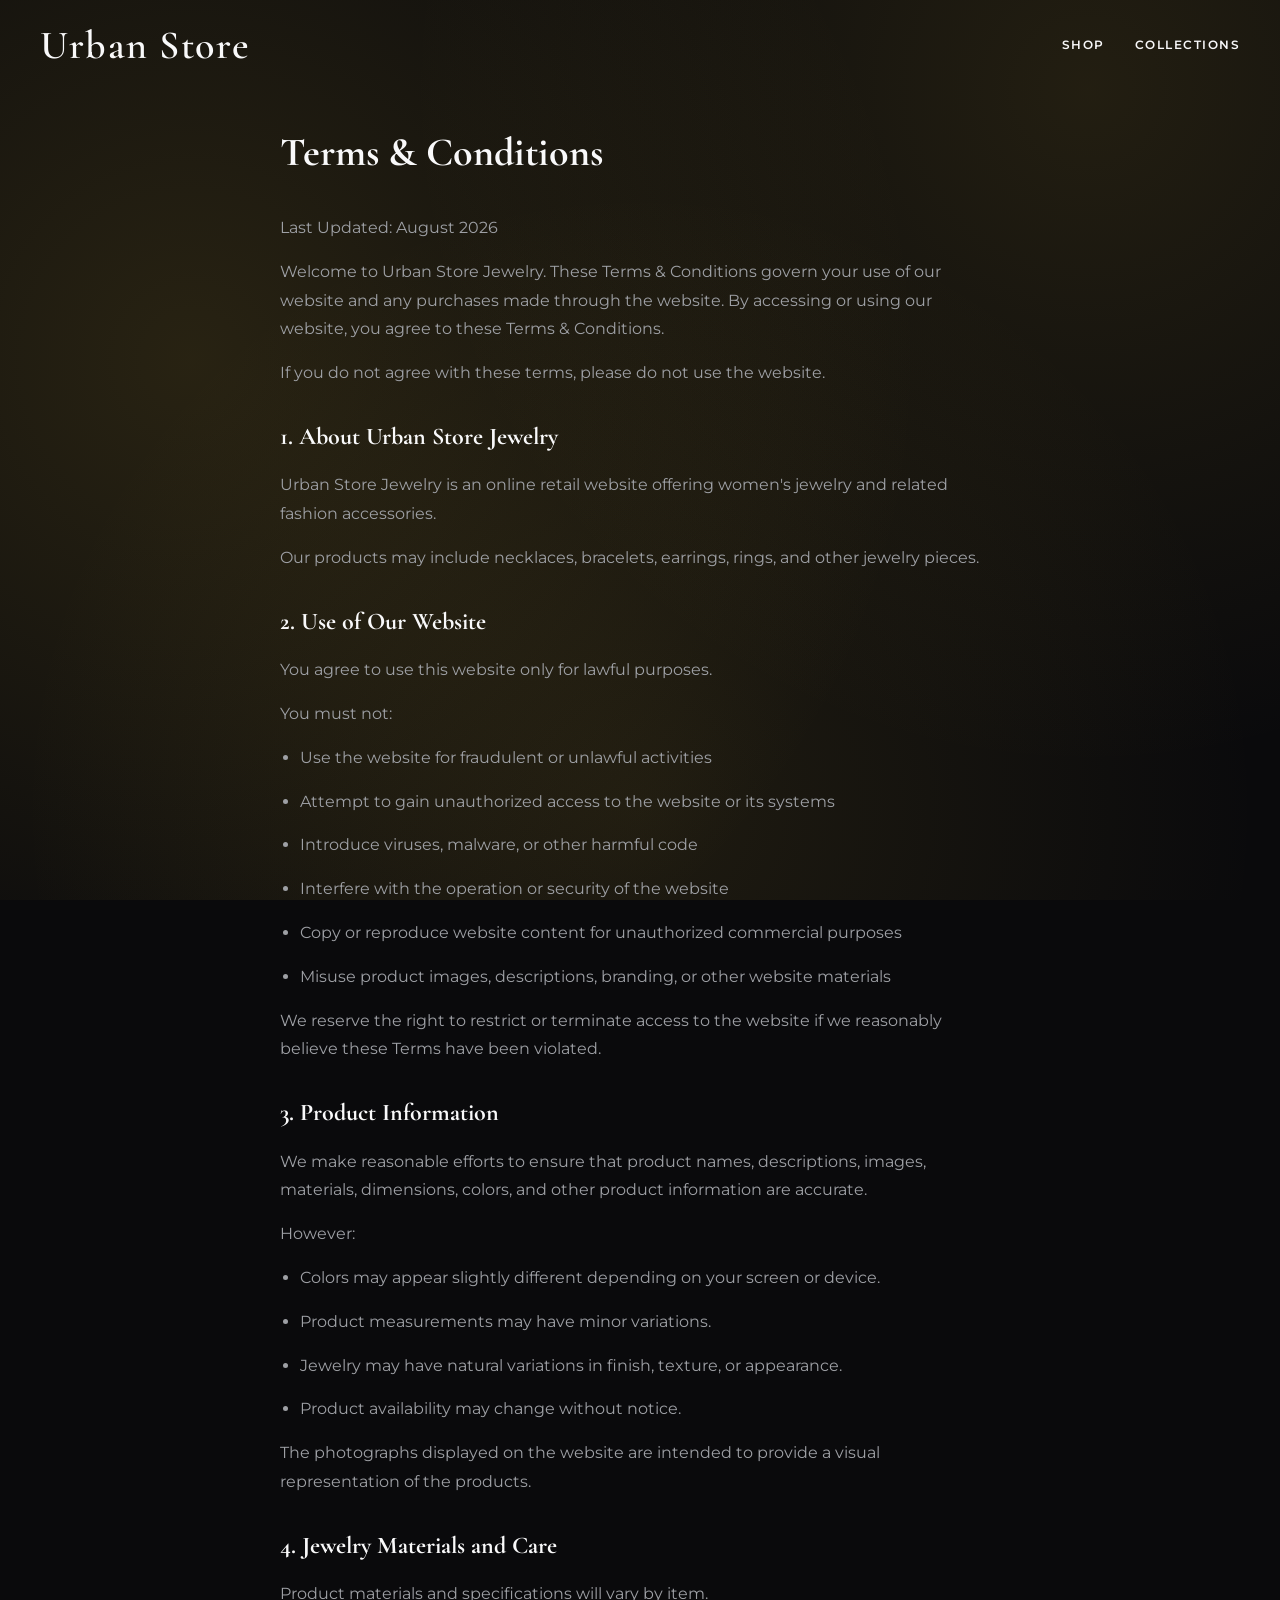
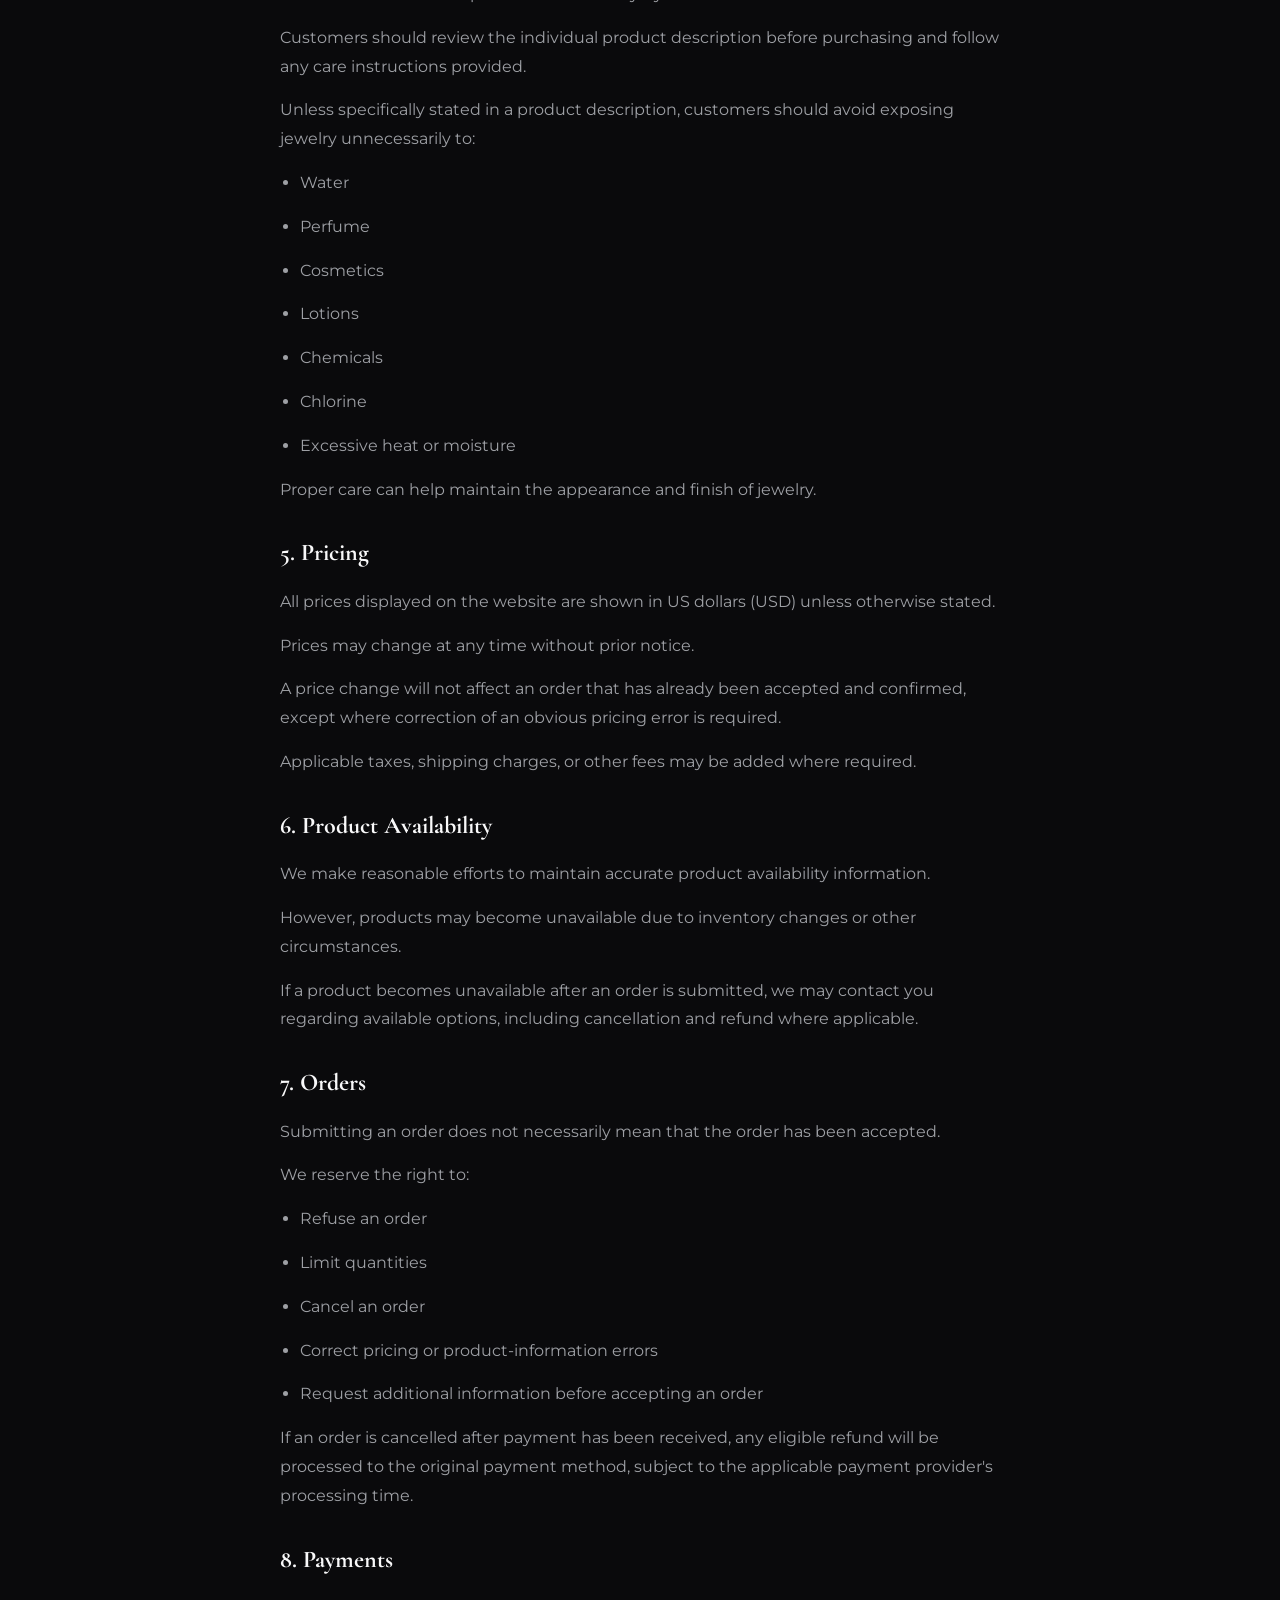
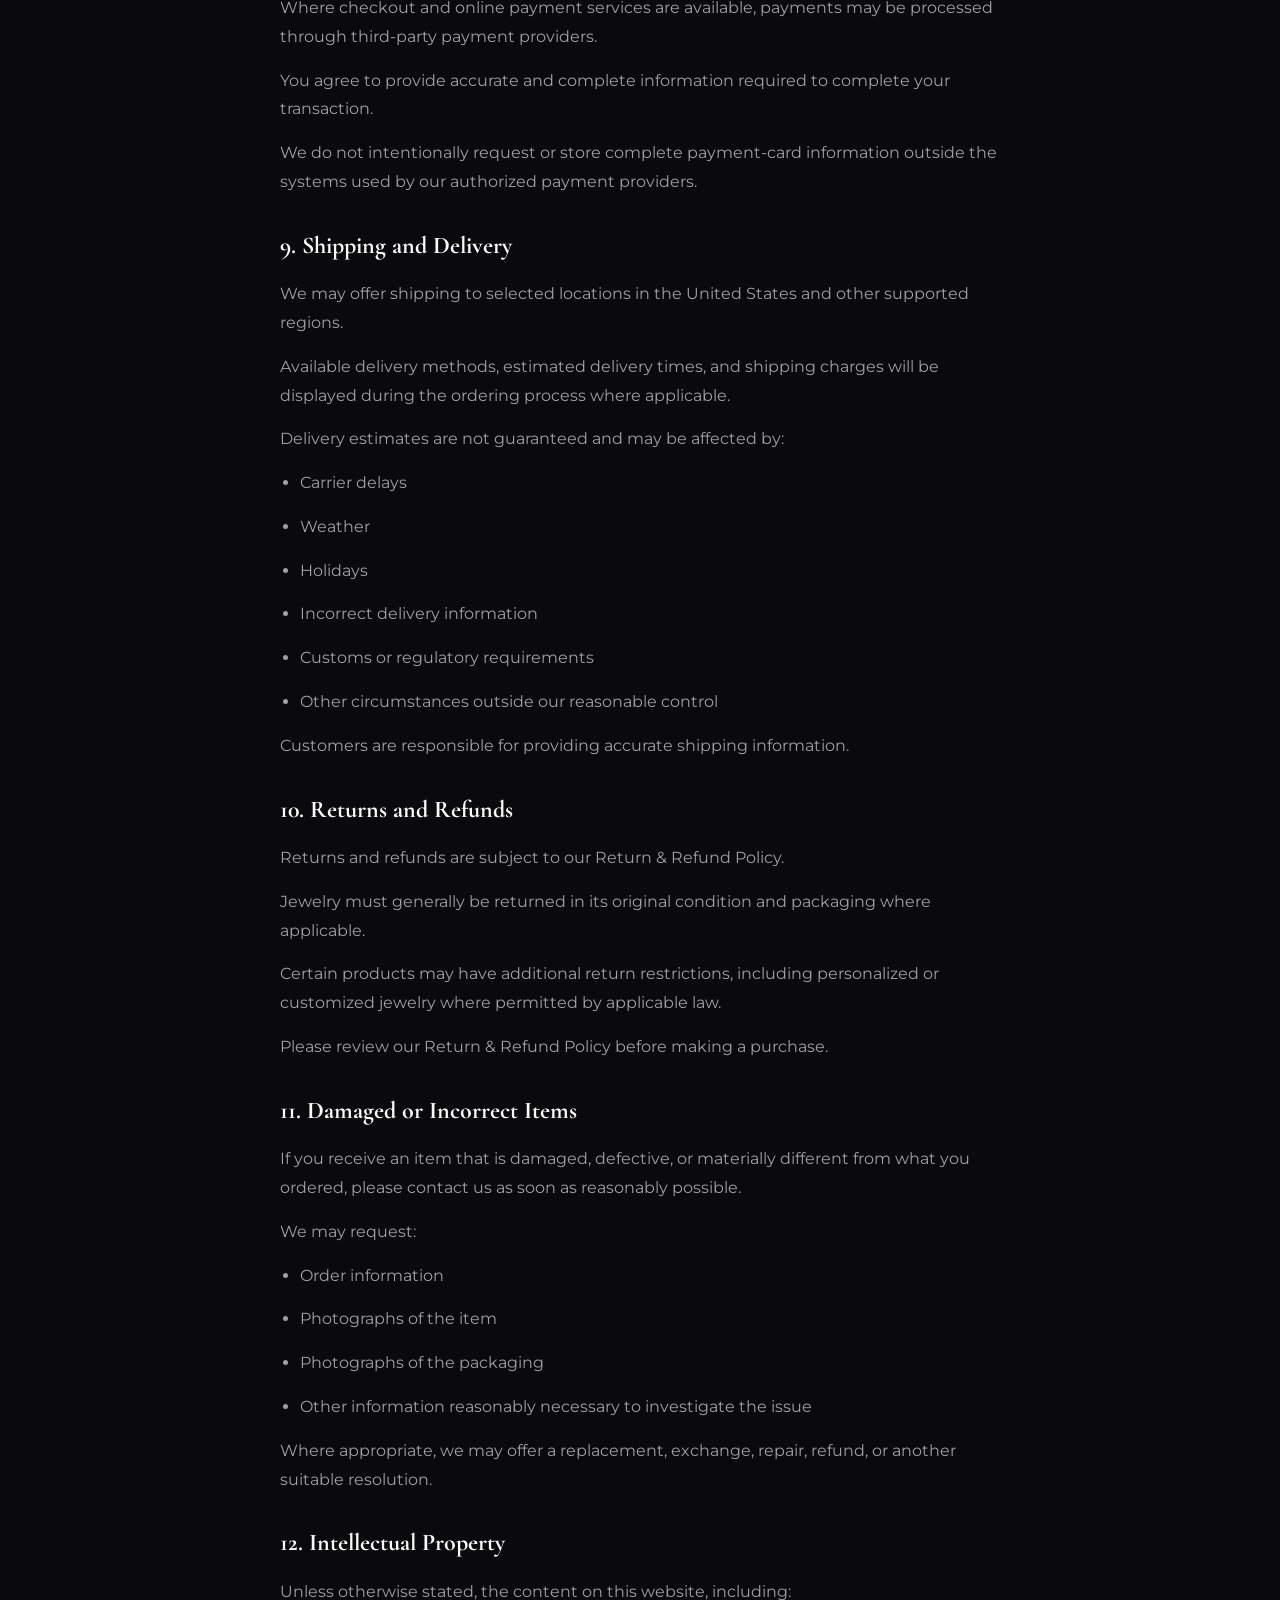
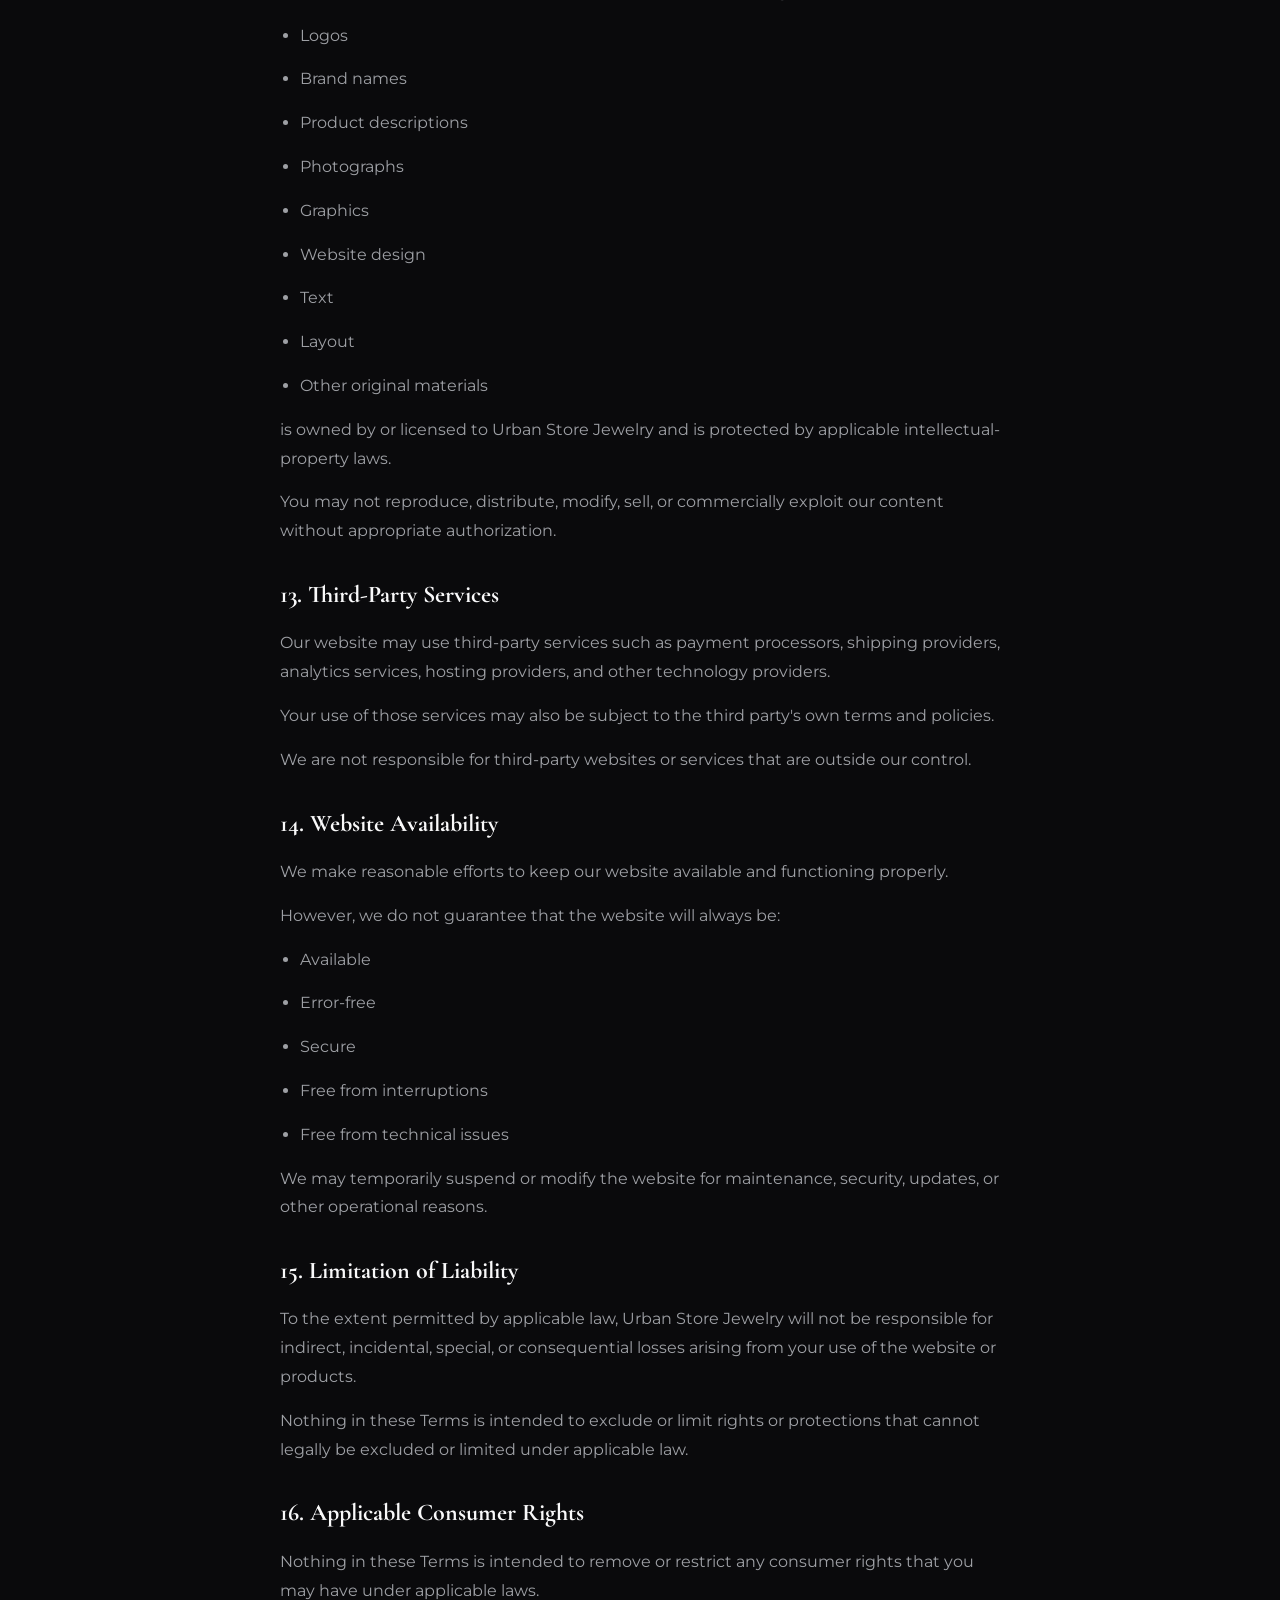
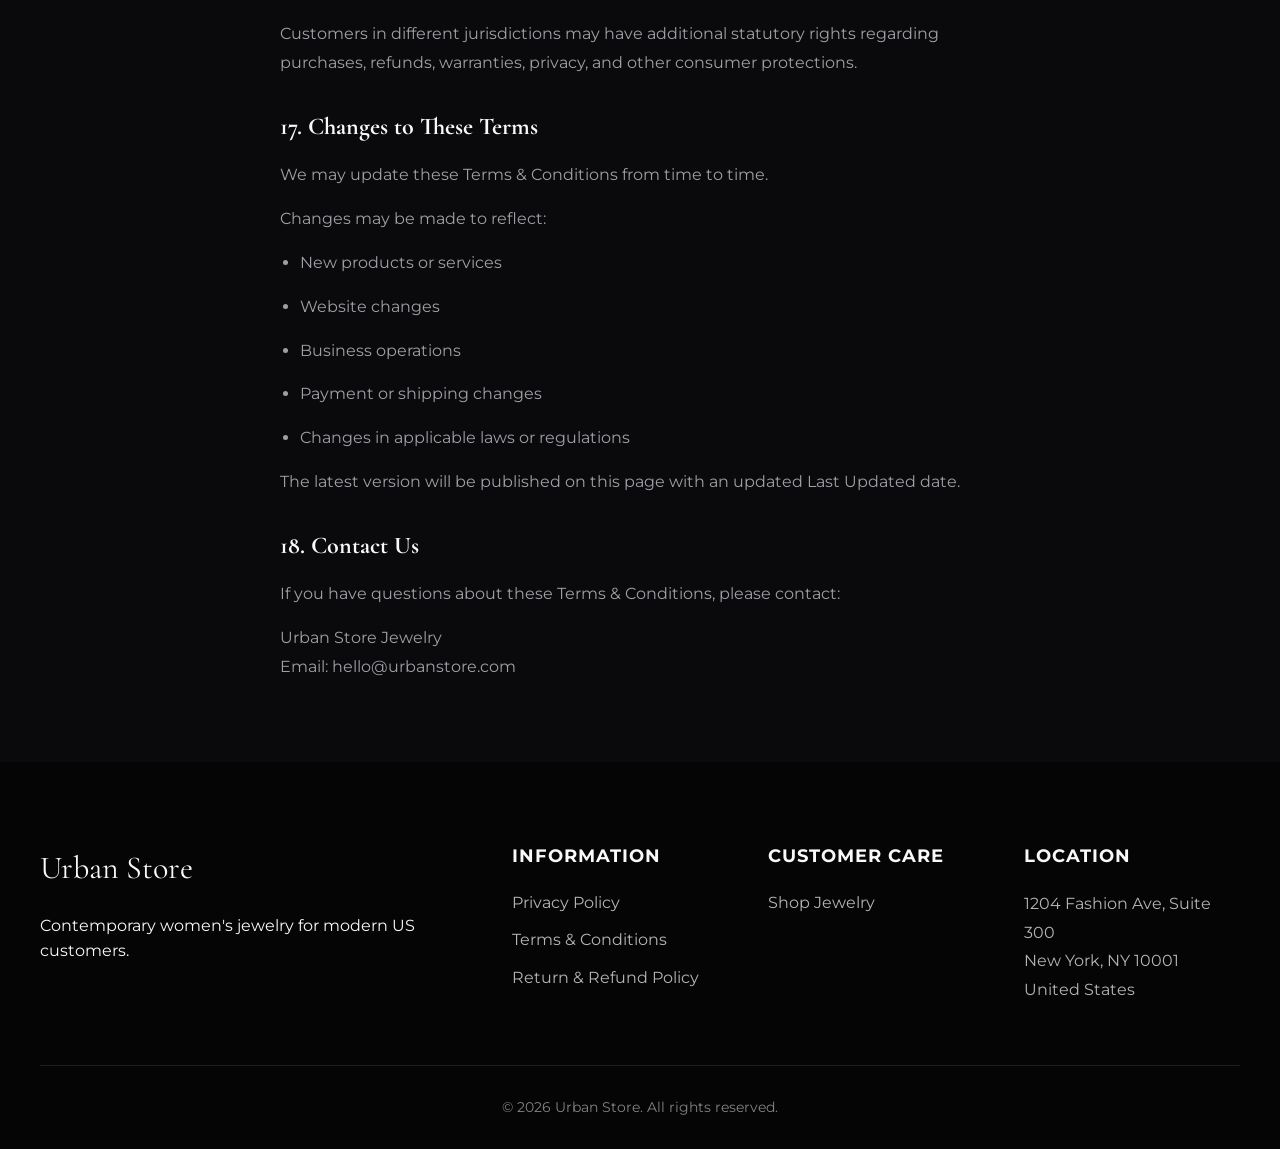
<file: terms.html>
<!DOCTYPE html>
<html lang="en">

<head>
    <link rel="icon"
        href="data:image/svg+xml,<svg xmlns=%22http://www.w3.org/2000/svg%22 viewBox=%220 0 100 100%22><text y=%22.9em%22 font-size=%2290%22>💎</text></svg>">
    <meta charset="UTF-8">
    <meta name="viewport" content="width=device-width, initial-scale=1.0">
    <title>Terms & Conditions | Urban Store</title>
    <link rel="preconnect" href="https://fonts.googleapis.com">
    <link rel="preconnect" href="https://fonts.gstatic.com" crossorigin>
    <link
        href="https://fonts.googleapis.com/css2?family=Montserrat:wght@300;400;500;600&family=Cormorant+Garamond:ital,wght@0,400;0,500;0,600;1,400;1,500&display=swap"
        rel="stylesheet">
    <link rel="stylesheet" href="assets/style.css">
    <style>
        .legal-content {
            max-width: 800px;
            margin: 120px auto 80px;
            padding: 0 40px
        }

        .legal-content h1 {
            font-family: var(--font-heading);
            margin-bottom: 30px;
            font-size: 2.5rem
        }

        .legal-content h2 {
            font-family: var(--font-heading);
            margin: 30px 0 15px;
            font-size: 1.5rem
        }

        .legal-content p,
        .legal-content li {
            color: var(--text-light);
            margin-bottom: 15px;
            line-height: 1.8
        }

        .legal-content ul {
            padding-left: 20px
        }
    </style>
</head>

<body>
    <header class="site-header"><a class="logo" href="index.html">Urban Store</a>
        <nav><a href="index.html#product">Shop</a><a href="index.html#suggested">Collections</a></nav>
    </header>
    <main class="legal-content">
        <h1>Terms & Conditions</h1>
        <p>Last Updated: August 2026</p>
        <p>Welcome to Urban Store Jewelry. These Terms & Conditions govern your use of our website and any purchases
            made through the website. By accessing or using our website, you agree to these Terms & Conditions.</p>
        <p>If you do not agree with these terms, please do not use the website.</p>
        <h2>1. About Urban Store Jewelry</h2>
        <p>Urban Store Jewelry is an online retail website offering women's jewelry and related fashion accessories.</p>
        <p>Our products may include necklaces, bracelets, earrings, rings, and other jewelry pieces.</p>
        <h2>2. Use of Our Website</h2>
        <p>You agree to use this website only for lawful purposes.</p>
        <p>You must not:</p>
        <ul>
            <li>Use the website for fraudulent or unlawful activities</li>
            <li>Attempt to gain unauthorized access to the website or its systems</li>
            <li>Introduce viruses, malware, or other harmful code</li>
            <li>Interfere with the operation or security of the website</li>
            <li>Copy or reproduce website content for unauthorized commercial purposes</li>
            <li>Misuse product images, descriptions, branding, or other website materials</li>
        </ul>
        <p>We reserve the right to restrict or terminate access to the website if we reasonably believe these Terms have
            been violated.</p>
        <h2>3. Product Information</h2>
        <p>We make reasonable efforts to ensure that product names, descriptions, images, materials, dimensions, colors,
            and other product information are accurate.</p>
        <p>However:</p>
        <ul>
            <li>Colors may appear slightly different depending on your screen or device.</li>
            <li>Product measurements may have minor variations.</li>
            <li>Jewelry may have natural variations in finish, texture, or appearance.</li>
            <li>Product availability may change without notice.</li>
        </ul>
        <p>The photographs displayed on the website are intended to provide a visual representation of the products.</p>
        <h2>4. Jewelry Materials and Care</h2>
        <p>Product materials and specifications will vary by item.</p>
        <p>Customers should review the individual product description before purchasing and follow any care instructions
            provided.</p>
        <p>Unless specifically stated in a product description, customers should avoid exposing jewelry unnecessarily
            to:</p>
        <ul>
            <li>Water</li>
            <li>Perfume</li>
            <li>Cosmetics</li>
            <li>Lotions</li>
            <li>Chemicals</li>
            <li>Chlorine</li>
            <li>Excessive heat or moisture</li>
        </ul>
        <p>Proper care can help maintain the appearance and finish of jewelry.</p>
        <h2>5. Pricing</h2>
        <p>All prices displayed on the website are shown in US dollars (USD) unless otherwise stated.</p>
        <p>Prices may change at any time without prior notice.</p>
        <p>A price change will not affect an order that has already been accepted and confirmed, except where correction
            of an obvious pricing error is required.</p>
        <p>Applicable taxes, shipping charges, or other fees may be added where required.</p>
        <h2>6. Product Availability</h2>
        <p>We make reasonable efforts to maintain accurate product availability information.</p>
        <p>However, products may become unavailable due to inventory changes or other circumstances.</p>
        <p>If a product becomes unavailable after an order is submitted, we may contact you regarding available options,
            including cancellation and refund where applicable.</p>
        <h2>7. Orders</h2>
        <p>Submitting an order does not necessarily mean that the order has been accepted.</p>
        <p>We reserve the right to:</p>
        <ul>
            <li>Refuse an order</li>
            <li>Limit quantities</li>
            <li>Cancel an order</li>
            <li>Correct pricing or product-information errors</li>
            <li>Request additional information before accepting an order</li>
        </ul>
        <p>If an order is cancelled after payment has been received, any eligible refund will be processed to the
            original payment method, subject to the applicable payment provider's processing time.</p>
        <h2>8. Payments</h2>
        <p>Where checkout and online payment services are available, payments may be processed through third-party
            payment providers.</p>
        <p>You agree to provide accurate and complete information required to complete your transaction.</p>
        <p>We do not intentionally request or store complete payment-card information outside the systems used by our
            authorized payment providers.</p>
        <h2>9. Shipping and Delivery</h2>
        <p>We may offer shipping to selected locations in the United States and other supported regions.</p>
        <p>Available delivery methods, estimated delivery times, and shipping charges will be displayed during the
            ordering process where applicable.</p>
        <p>Delivery estimates are not guaranteed and may be affected by:</p>
        <ul>
            <li>Carrier delays</li>
            <li>Weather</li>
            <li>Holidays</li>
            <li>Incorrect delivery information</li>
            <li>Customs or regulatory requirements</li>
            <li>Other circumstances outside our reasonable control</li>
        </ul>
        <p>Customers are responsible for providing accurate shipping information.</p>
        <h2>10. Returns and Refunds</h2>
        <p>Returns and refunds are subject to our Return & Refund Policy.</p>
        <p>Jewelry must generally be returned in its original condition and packaging where applicable.</p>
        <p>Certain products may have additional return restrictions, including personalized or customized jewelry where
            permitted by applicable law.</p>
        <p>Please review our Return & Refund Policy before making a purchase.</p>
        <h2>11. Damaged or Incorrect Items</h2>
        <p>If you receive an item that is damaged, defective, or materially different from what you ordered, please
            contact us as soon as reasonably possible.</p>
        <p>We may request:</p>
        <ul>
            <li>Order information</li>
            <li>Photographs of the item</li>
            <li>Photographs of the packaging</li>
            <li>Other information reasonably necessary to investigate the issue</li>
        </ul>
        <p>Where appropriate, we may offer a replacement, exchange, repair, refund, or another suitable resolution.</p>
        <h2>12. Intellectual Property</h2>
        <p>Unless otherwise stated, the content on this website, including:</p>
        <ul>
            <li>Logos</li>
            <li>Brand names</li>
            <li>Product descriptions</li>
            <li>Photographs</li>
            <li>Graphics</li>
            <li>Website design</li>
            <li>Text</li>
            <li>Layout</li>
            <li>Other original materials</li>
        </ul>
        <p>is owned by or licensed to Urban Store Jewelry and is protected by applicable intellectual-property laws.</p>
        <p>You may not reproduce, distribute, modify, sell, or commercially exploit our content without appropriate
            authorization.</p>
        <h2>13. Third-Party Services</h2>
        <p>Our website may use third-party services such as payment processors, shipping providers, analytics services,
            hosting providers, and other technology providers.</p>
        <p>Your use of those services may also be subject to the third party's own terms and policies.</p>
        <p>We are not responsible for third-party websites or services that are outside our control.</p>
        <h2>14. Website Availability</h2>
        <p>We make reasonable efforts to keep our website available and functioning properly.</p>
        <p>However, we do not guarantee that the website will always be:</p>
        <ul>
            <li>Available</li>
            <li>Error-free</li>
            <li>Secure</li>
            <li>Free from interruptions</li>
            <li>Free from technical issues</li>
        </ul>
        <p>We may temporarily suspend or modify the website for maintenance, security, updates, or other operational
            reasons.</p>
        <h2>15. Limitation of Liability</h2>
        <p>To the extent permitted by applicable law, Urban Store Jewelry will not be responsible for indirect,
            incidental, special, or consequential losses arising from your use of the website or products.</p>
        <p>Nothing in these Terms is intended to exclude or limit rights or protections that cannot legally be excluded
            or limited under applicable law.</p>
        <h2>16. Applicable Consumer Rights</h2>
        <p>Nothing in these Terms is intended to remove or restrict any consumer rights that you may have under
            applicable laws.</p>
        <p>Customers in different jurisdictions may have additional statutory rights regarding purchases, refunds,
            warranties, privacy, and other consumer protections.</p>
        <h2>17. Changes to These Terms</h2>
        <p>We may update these Terms & Conditions from time to time.</p>
        <p>Changes may be made to reflect:</p>
        <ul>
            <li>New products or services</li>
            <li>Website changes</li>
            <li>Business operations</li>
            <li>Payment or shipping changes</li>
            <li>Changes in applicable laws or regulations</li>
        </ul>
        <p>The latest version will be published on this page with an updated Last Updated date.</p>
        <h2>18. Contact Us</h2>
        <p>If you have questions about these Terms & Conditions, please contact:</p>
        <p>Urban Store Jewelry<br>Email: hello@urbanstore.com</p>
    </main>
    <footer id="footer">
        <div class="footer-grid">
            <div>
                <div class="footer-logo">Urban Store</div>
                <p>Contemporary women's jewelry for modern US customers.</p>
            </div>
            <div>
                <h4>Information</h4><a href="privacy.html">Privacy Policy</a><a href="terms.html">Terms &
                    Conditions</a><a href="returns.html">Return & Refund Policy</a>
            </div>
            <div>
                <h4>Customer Care</h4><a href="index.html#product">Shop Jewelry</a>
            </div>
            <div>
                <h4>Location</h4>
                <p style="color:rgba(255,255,255,.7);line-height:1.8">1204 Fashion Ave, Suite 300<br>New York, NY
                    10001<br>United States</p>
            </div>
        </div>
        <div class="copyright">© 2026 Urban Store. All rights reserved.</div>
    </footer>
    <script src="assets/script.js"></script>
</body>

</html>
</file>
<file: assets/style.css>
:root {
  --bg-primary: #0a0a0c;
  --bg-secondary: #121214;
  --text-main: #f9f9fa;
  --text-light: #9ea0a5;
  --accent: #D4AF37;
  --accent-hover: #FFF2CD;
  --border-color: rgba(255, 255, 255, 0.08);
  
  --font-heading: 'Cormorant Garamond', serif;
  --font-body: 'Montserrat', sans-serif;
}

* {
  box-sizing: border-box;
  margin: 0;
  padding: 0;
}

html {
  scroll-behavior: smooth;
}

/* Custom Scrollbar */
::-webkit-scrollbar {
  width: 8px;
  height: 8px;
}
::-webkit-scrollbar-track {
  background: var(--bg-primary);
}
::-webkit-scrollbar-thumb {
  background: rgba(212, 175, 55, 0.4);
  border-radius: 4px;
}
::-webkit-scrollbar-thumb:hover {
  background: rgba(212, 175, 55, 0.7);
}

body {
  font-family: var(--font-body);
  background: radial-gradient(circle at 15% 40%, rgba(212, 175, 55, 0.15), transparent 60%),
              radial-gradient(circle at 85% 10%, rgba(212, 175, 55, 0.12), transparent 50%),
              radial-gradient(circle at 50% 90%, rgba(212, 175, 55, 0.10), transparent 60%),
              var(--bg-primary);
  background-attachment: fixed;
  color: var(--text-main);
  line-height: 1.6;
  overflow-x: hidden;
}

body.no-scroll {
  overflow: hidden;
}

/* Header */
.site-header {
  position: fixed;
  top: 0; left: 0; width: 100%;
  height: 90px;
  display: flex;
  justify-content: space-between;
  align-items: center;
  padding: 0 40px;
  background: transparent;
  border-bottom: 1px solid transparent;
  z-index: 100;
  transition: all 0.4s ease;
}

.site-header.scrolled {
  height: 60px;
  background: rgba(10, 10, 12, 0.7);
  backdrop-filter: blur(12px);
  -webkit-backdrop-filter: blur(12px);
  border-bottom: 1px solid var(--border-color);
}

.logo {
  font-family: var(--font-heading);
  font-size: 2.5rem;
  font-weight: 600;
  color: var(--text-main);
  text-decoration: none;
  letter-spacing: 1.5px;
  transition: font-size 0.4s ease;
}

.site-header.scrolled .logo {
  font-size: 1.5rem;
}

.site-header nav {
  display: flex;
  gap: 30px;
}

.site-header nav a {
  text-decoration: none;
  color: var(--text-main);
  font-size: 0.75rem;
  font-weight: 600;
  transition: color 0.2s, font-size 0.4s ease;
  text-transform: uppercase;
  letter-spacing: 1.5px;
}

.site-header.scrolled nav a {
  font-size: 0.7rem;
}

.site-header nav a:hover {
  color: var(--accent);
}

.mobile-menu-btn {
  display: none;
  background: none;
  border: none;
  font-size: 1.5rem;
  cursor: pointer;
  color: var(--text-main);
}

/* Product Section - Shopify Style */
.product-section {
  max-width: 1400px;
  margin: 0 auto;
  padding: 120px 40px 60px;
  display: grid;
  grid-template-columns: 1fr 1fr;
  gap: 60px;
  animation: fadeUp 0.8s ease-out;
}

@keyframes fadeUp {
  from { opacity: 0; transform: translateY(30px); }
  to { opacity: 1; transform: translateY(0); }
}

.product-visuals {
  display: flex;
  flex-direction: column;
  gap: 20px;
}

.main-image-container {
  width: 100%;
  border-radius: 12px;
  overflow: hidden;
  position: relative;
  background-color: var(--bg-secondary);
}

.main-image-container img {
  width: 100%;
  height: auto;
  display: block;
  object-fit: cover;
  transition: transform 0.6s cubic-bezier(0.25, 1, 0.5, 1);
  cursor: zoom-in;
}

.main-image-container:hover img {
  transform: scale(1.06);
}

.product-thumbnails {
  display: flex;
  gap: 15px;
  overflow-x: auto;
  padding-bottom: 10px;
  scrollbar-width: none;
}
.product-thumbnails::-webkit-scrollbar { display: none; }

.thumbnail {
  width: 100px;
  height: 100px;
  flex-shrink: 0;
  border-radius: 8px;
  overflow: hidden;
  border: 2px solid transparent;
  cursor: pointer;
  transition: all 0.3s ease;
  opacity: 0.4;
  background: none;
  padding: 0;
}

.thumbnail.active, .thumbnail:hover {
  opacity: 1;
  border-color: var(--accent);
  transform: translateY(-2px);
}

.thumbnail img {
  width: 100%;
  height: 100%;
  object-fit: cover;
}

.product-details {
  padding: 0;
  position: sticky;
  top: 120px; /* Offset for header */
  height: fit-content;
  max-width: 100%;
}

.eyebrow {
  text-transform: uppercase;
  letter-spacing: 2px;
  font-size: 0.8rem;
  color: var(--accent);
  margin-bottom: 10px;
  font-weight: 600;
}

.product-details h1 {
  font-family: var(--font-heading);
  font-size: 3rem;
  line-height: 1.1;
  margin-bottom: 15px;
  color: var(--text-main);
}

.rating {
  display: flex;
  align-items: center;
  gap: 10px;
  margin-bottom: 15px;
}

.rating span {
  color: var(--accent);
  letter-spacing: 2px;
}

.rating small {
  color: var(--text-light);
  font-size: 0.9rem;
}

.price {
  font-size: 1.5rem;
  font-weight: 500;
  margin-bottom: 20px;
  display: flex;
  align-items: center;
  gap: 15px;
}

.price del {
  color: var(--text-light);
  font-size: 1.1rem;
}

.description {
  color: var(--text-light);
  font-size: 1.05rem;
  margin-bottom: 25px;
}

/* Options */
.option-group {
  margin-bottom: 25px;
}

.option-group strong {
  display: block;
  margin-bottom: 15px;
  font-weight: 500;
  text-transform: uppercase;
  font-size: 0.85rem;
  letter-spacing: 1px;
}

.quantity-header {
  display: flex;
  align-items: center;
  gap: 20px;
  margin-bottom: 15px;
}

.quantity-header strong {
  margin-bottom: 0;
}

.stock-status {
  display: flex;
  align-items: center;
  gap: 8px;
  font-size: 0.75rem;
  text-transform: uppercase;
  letter-spacing: 1px;
  color: var(--text-light);
  font-weight: 600;
}

.stock-status.in-stock .dot {
  width: 6px;
  height: 6px;
  border-radius: 50%;
  background-color: #81c784;
  box-shadow: 0 0 8px rgba(129, 199, 132, 0.4);
}

.colors {
  display: flex;
  gap: 15px;
}

.color-btn {
  width: 36px;
  height: 36px;
  border-radius: 50%;
  border: 2px solid transparent;
  cursor: pointer;
  transition: transform 0.2s, border-color 0.2s;
  box-shadow: 0 2px 5px rgba(0,0,0,0.5);
}

.color-btn.active {
  border-color: var(--text-main);
  transform: scale(1.1);
}
.color-tortoise { background: linear-gradient(135deg, #4A3320, #8B5A2B); }
.color-black { background: #222; }
.color-champagne { background: #E8D3C3; }

/* Quantity */
.quantity-selector {
  display: flex;
  align-items: center;
  border: 1px solid var(--border-color);
  width: fit-content;
  border-radius: 4px;
}

.quantity-selector button {
  background: none;
  border: none;
  width: 40px;
  height: 40px;
  font-size: 1.2rem;
  cursor: pointer;
  color: var(--text-main);
  transition: background 0.2s;
}

.quantity-selector button:hover {
  background: var(--bg-secondary);
}

.quantity-selector span {
  width: 40px;
  text-align: center;
  font-weight: 500;
}

.checkout-btn {
  width: 100%;
  padding: 18px;
  background-color: transparent;
  color: var(--accent);
  border: 1px solid var(--accent);
  font-size: 1rem;
  font-weight: 500;
  text-transform: uppercase;
  letter-spacing: 2px;
  cursor: pointer;
  border-radius: 6px;
  transition: all 0.4s ease;
  margin-top: 10px;
  position: relative;
  overflow: hidden;
  z-index: 1;
}

.checkout-btn::before {
  content: '';
  position: absolute;
  top: 0; left: 0; width: 0; height: 100%;
  background: linear-gradient(135deg, #D4AF37, #FFF2CD);
  z-index: -1;
  transition: width 0.4s cubic-bezier(0.25, 1, 0.5, 1);
}

.checkout-btn:hover {
  color: #000;
  border-color: transparent;
  transform: translateY(-3px);
  box-shadow: 0 10px 20px rgba(212, 175, 55, 0.2);
}

.checkout-btn:hover::before {
  width: 100%;
}

/* Accordion Full Width Section */
.accordion-section {
  padding: 0 40px 80px;
  background: transparent;
}

.accordion-container {
  max-width: 900px;
  margin: 0 auto;
}

.accordion {
  border-top: 1px solid var(--border-color);
}

.accordion-item {
  border-bottom: 1px solid var(--border-color);
  padding: 25px 0;
  cursor: pointer;
  background: rgba(255, 255, 255, 0.02);
  backdrop-filter: blur(12px);
  -webkit-backdrop-filter: blur(12px);
  border-radius: 8px;
  margin-bottom: 15px;
  padding: 25px 30px;
  border: 1px solid var(--border-color);
  transition: background 0.3s ease;
}

.accordion-item:hover {
  background: rgba(255, 255, 255, 0.04);
}

.accordion-item summary {
  font-family: var(--font-heading);
  cursor: pointer;
  font-weight: 500;
  list-style: none;
  display: flex;
  justify-content: space-between;
  align-items: center;
  text-transform: uppercase;
  font-size: 0.9rem;
  letter-spacing: 1px;
}

.accordion-item summary::-webkit-details-marker {
  display: none;
}

.accordion-item .icon {
  font-size: 1.2rem;
  transition: transform 0.3s;
}

.accordion-item[open] .icon {
  transform: rotate(45deg);
}

.accordion-content {
  padding-bottom: 20px;
  color: var(--text-light);
  font-size: 0.95rem;
}

.accordion-content ul {
  padding-left: 20px;
  margin-top: 10px;
}

/* Reviews Section - Shopify Split Style */
.reviews-section {
  padding: 100px 40px;
  background: transparent;
  border-top: 1px solid var(--border-color);
}

.reviews-container {
  max-width: 1400px;
  margin: 0 auto;
  display: grid;
  grid-template-columns: 1fr 2fr;
  gap: 80px;
}

.reviews-summary {
  position: sticky;
  top: 120px;
  align-self: start;
}

.reviews-summary span {
  color: var(--accent);
  text-transform: uppercase;
  letter-spacing: 2px;
  font-size: 0.9rem;
  font-weight: 600;
  display: block;
  margin-bottom: 10px;
}

.reviews-summary h2 {
  font-family: var(--font-heading);
  font-size: 2.5rem;
  color: var(--text-main);
  margin-bottom: 30px;
  line-height: 1.2;
}

.rating-score {
  display: flex;
  align-items: center;
  flex-wrap: wrap;
  gap: 15px;
  margin-bottom: 30px;
}

.rating-score strong {
  font-size: 4rem;
  font-family: var(--font-heading);
  line-height: 1;
}

.rating-score .large-stars {
  color: var(--accent);
  font-size: 1.5rem;
  letter-spacing: 2px;
}

.rating-score p {
  width: 100%;
  color: var(--text-light);
  font-size: 0.95rem;
}

.rating-bars {
  margin-bottom: 40px;
}

.rating-row {
  display: flex;
  align-items: center;
  gap: 15px;
  margin-bottom: 15px;
}

.rating-row span {
  font-weight: 500;
  width: 15px;
  color: var(--text-main);
}

.bar-bg {
  flex: 1;
  height: 6px;
  background-color: var(--border-color);
  border-radius: 4px;
  overflow: hidden;
}

.bar-fill {
  height: 100%;
  background-color: var(--text-main);
  border-radius: 4px;
}

.rating-row small {
  color: var(--text-light);
  width: 25px;
  text-align: right;
}

.write-review-btn {
  padding: 16px 30px;
  background: transparent;
  border: 1px solid var(--text-main);
  color: var(--text-main);
  font-size: 0.95rem;
  font-weight: 500;
  text-transform: uppercase;
  letter-spacing: 1px;
  cursor: pointer;
  border-radius: 6px;
  transition: all 0.3s ease;
  width: 100%;
}

.write-review-btn:hover {
  background: var(--text-main);
  color: #fff;
}

.review-list {
  display: flex;
  flex-direction: column;
  gap: 30px;
}

.review-card {
  background: rgba(255, 255, 255, 0.02);
  backdrop-filter: blur(12px);
  -webkit-backdrop-filter: blur(12px);
  padding: 40px;
  border-radius: 12px;
  border: 1px solid var(--border-color);
  box-shadow: 0 4px 15px rgba(0,0,0,0.2);
  transition: transform 0.3s ease, background 0.3s ease;
}

.review-card:hover {
  transform: translateY(-3px);
  background: rgba(255, 255, 255, 0.04);
  box-shadow: 0 10px 30px rgba(0,0,0,0.3);
}

.review-top {
  display: flex;
  justify-content: space-between;
  align-items: flex-start;
  margin-bottom: 20px;
}

.review-author-info strong {
  display: block;
  font-family: var(--font-heading);
  font-size: 1.2rem;
  margin-bottom: 5px;
}

.review-author-info small {
  color: var(--accent);
  font-weight: 500;
  font-size: 0.85rem;
  text-transform: uppercase;
  letter-spacing: 0.5px;
}

.review-stars {
  color: var(--accent);
  letter-spacing: 2px;
}

.review-text {
  font-style: italic;
  color: var(--text-light);
  line-height: 1.7;
  font-size: 1.05rem;
}

/* Suggested Section */
.suggested {
  padding: 100px 40px;
  background: rgba(255, 255, 255, 0.02);
  border-top: 1px solid var(--border-color);
  backdrop-filter: blur(10px);
  -webkit-backdrop-filter: blur(10px);
  text-align: center;
}

.suggested .slider-wrap,
.suggested .section-heading {
  max-width: 1400px;
  margin-left: auto;
  margin-right: auto;
}

.section-heading {
  margin-bottom: 60px;
}

.section-heading span {
  color: var(--accent);
  text-transform: uppercase;
  letter-spacing: 2px;
  font-size: 0.9rem;
  font-weight: 600;
  display: block;
  margin-bottom: 10px;
}

.section-heading h2 {
  font-family: var(--font-heading);
  font-size: 2.5rem;
  color: var(--text-main);
}

.slider-wrap {
  position: relative;
  margin-top: 40px;
  padding: 0 40px;
}

.slider {
  display: flex;
  overflow-x: auto;
  scroll-behavior: smooth;
  gap: 30px;
  padding-bottom: 20px;
  scrollbar-width: none;
}
.slider::-webkit-scrollbar { display: none; }

.slide {
  min-width: 280px;
  flex: 0 0 280px;
  text-align: left;
  cursor: pointer;
  transition: opacity 0.3s;
}

.slide:hover { opacity: 0.8; }

.slide img {
  width: 100%;
  height: 280px;
  object-fit: contain;
  background-color: var(--bg-secondary);
  border-radius: 4px;
  margin-bottom: 15px;
}

.slide h3 {
  font-size: 1.1rem;
  margin-bottom: 5px;
}

.slide p {
  color: var(--text-light);
  font-size: 0.9rem;
  margin-bottom: 5px;
}

.slider-btn {
  position: absolute;
  top: 40%;
  transform: translateY(-50%);
  width: 40px;
  height: 40px;
  background: #fff;
  border: 1px solid var(--border-color);
  border-radius: 50%;
  font-size: 1.2rem;
  cursor: pointer;
  z-index: 10;
  box-shadow: 0 4px 10px rgba(0,0,0,0.05);
  transition: all 0.2s;
}
.slider-btn:hover { background: var(--accent); color: #fff; border-color: var(--accent); }
.slider-btn.prev { left: 0; }
.slider-btn.next { right: 0; }


/* Footer */
footer {
  background-color: #050505;
  color: var(--text-main);
  padding: 80px 40px 30px;
}

.footer-grid {
  display: grid;
  grid-template-columns: 2fr 1fr 1fr 1fr;
  gap: 40px;
  max-width: 1200px;
  margin: 0 auto;
  border-bottom: 1px solid rgba(255,255,255,0.1);
  padding-bottom: 60px;
}

.footer-logo {
  font-family: var(--font-heading);
  font-size: 2rem;
  margin-bottom: 20px;
}

.footer-grid h4 {
  font-size: 1.1rem;
  margin-bottom: 20px;
  text-transform: uppercase;
  letter-spacing: 1px;
}

.footer-grid a, .footer-contact {
  display: block;
  color: rgba(255,255,255,0.7);
  text-decoration: none;
  margin-bottom: 12px;
  background: none; border: none; padding: 0; text-align: left; font: inherit; cursor: pointer;
  transition: color 0.2s;
}

.footer-grid a:hover, .footer-contact:hover {
  color: var(--accent);
}

.copyright {
  text-align: center;
  padding-top: 30px;
  color: rgba(255,255,255,0.5);
  font-size: 0.9rem;
}

/* Modals */
.modal {
  position: fixed;
  top: 0; left: 0; width: 100%; height: 100%;
  background: rgba(0,0,0,0.5);
  backdrop-filter: blur(5px);
  display: flex;
  justify-content: center;
  align-items: center;
  z-index: 1000;
  opacity: 0;
  pointer-events: none;
  transition: opacity 0.3s;
}

.modal.show {
  opacity: 1;
  pointer-events: auto;
}

.modal-card {
  background: var(--bg-secondary);
  border: 1px solid var(--border-color);
  backdrop-filter: blur(20px);
  -webkit-backdrop-filter: blur(20px);
  padding: 60px;
  border-radius: 12px;
  text-align: center;
  max-width: 450px;
  width: 90%;
  position: relative;
  box-shadow: 0 25px 50px rgba(0,0,0,0.5);
  animation: modalIn 0.4s cubic-bezier(0.175, 0.885, 0.32, 1.275);
  max-height: 90vh;
  overflow-y: auto;
}

.contact-modal-card {
  max-width: 900px;
  padding: 40px 50px;
}

.contact-header-text {
  text-align: center;
  margin-bottom: 25px;
}

.contact-title-row {
  display: flex;
  align-items: center;
  justify-content: center;
  gap: 15px;
  margin-bottom: 5px;
}

.contact-title-row .modal-icon {
  margin-bottom: 0;
  font-size: 2.2rem;
}

.contact-title-row h2 {
  margin-bottom: 0;
}

.contact-split {
  display: grid;
  grid-template-columns: 1fr 1fr;
  gap: 50px;
  text-align: left;
}

.contact-info h3 {
  font-size: 0.85rem;
  color: var(--accent);
  text-transform: uppercase;
  letter-spacing: 1px;
  margin-bottom: 8px;
  margin-top: 25px;
}
.contact-info h3:first-child { margin-top: 0; }
.contact-info p {
  color: var(--text-light);
  font-size: 0.95rem;
  line-height: 1.6;
}

@media (max-width: 768px) {
  .contact-split {
    grid-template-columns: 1fr;
    gap: 30px;
  }
}

.modal.show .modal-card {
  transform: translateY(0);
}

.modal-icon {
  font-size: 3rem;
  color: var(--accent);
  margin-bottom: 20px;
}

.modal-card h2 {
  font-family: var(--font-heading);
  margin-bottom: 15px;
}

.modal-card p {
  color: var(--text-light);
  margin-bottom: 30px;
}

.modal-x {
  position: absolute;
  top: 20px; right: 20px;
  background: none; border: none; font-size: 1.5rem; cursor: pointer; color: var(--text-light);
}

.modal-action {
  background: transparent;
  color: var(--accent);
  border: 1px solid var(--accent);
  padding: 12px 30px;
  border-radius: 4px;
  cursor: pointer;
  text-transform: uppercase;
  letter-spacing: 1px;
  transition: all 0.3s ease;
}
.modal-action:hover { 
  background: var(--accent); 
  color: #000; 
}

/* Form */
form { text-align: left; }
form label { display: block; margin-bottom: 5px; font-weight: 500; font-size: 0.9rem; }
form label span { color: var(--accent); }
form input, form textarea {
  width: 100%; padding: 12px; margin-bottom: 5px; border: 1px solid var(--border-color); border-radius: 4px; font-family: inherit;
}
form input:focus, form textarea:focus { border-color: var(--accent); outline: none; }
.field-error { color: #e74c3c; font-size: 0.8rem; margin-bottom: 8px; min-height: 12px; }

.contact-success { display: none; }
.contact-success.show { display: block; }
#contactFormView.hide { display: none; }

/* Reveal Animations */
.reveal-on-scroll {
  opacity: 0;
  transform: translateY(30px);
  transition: opacity 0.8s ease-out, transform 0.8s ease-out;
}

.reveal-on-scroll.is-visible {
  opacity: 1;
  transform: translateY(0);
}

/* Responsive */
@media (max-width: 992px) {
  .product-section { 
    grid-template-columns: 1fr; 
    gap: 40px; 
    padding: 100px 20px 40px;
  }
  .product-details { 
    position: static; 
  }
  .reviews-container {
    grid-template-columns: 1fr;
    gap: 40px;
  }
  .reviews-summary {
    position: static;
  }
}

@media (max-width: 768px) {
  .site-header {
    justify-content: center;
    padding: 0 20px;
  }
  .mobile-menu-btn {
    display: block;
    position: absolute;
    left: 20px;
  }
  .site-header nav {
    display: none;
    position: absolute;
    top: 100%; left: 0; width: 100%;
    background: rgba(10, 10, 12, 0.95);
    backdrop-filter: blur(12px);
    -webkit-backdrop-filter: blur(12px);
    border-bottom: 1px solid var(--border-color);
    flex-direction: column;
    padding: 30px 20px;
    box-shadow: 0 15px 30px rgba(0,0,0,0.5);
    align-items: center;
    gap: 25px;
  }
  .site-header nav a, .site-header.scrolled nav a {
    font-size: 1.1rem;
  }
  .site-header nav.active { display: flex; }
  .footer-grid { grid-template-columns: 1fr; gap: 30px; }
  
  /* Increase slider image size on mobile */
  .suggested { padding: 60px 10px; }
  .slider-wrap { padding: 0 15px; }
  .slide {
    min-width: 310px;
    flex: 0 0 310px;
  }
}

@keyframes fadeIn { from { opacity: 0; } to { opacity: 1; } }

/* High-resolution jewelry photography */
.slide img {
  width: 100%;
  aspect-ratio: 1 / 1;
  object-fit: cover;
  object-position: center;
  display: block;
  image-rendering: auto;
}

.main-image-container img {
  image-rendering: auto;
}
</file>
